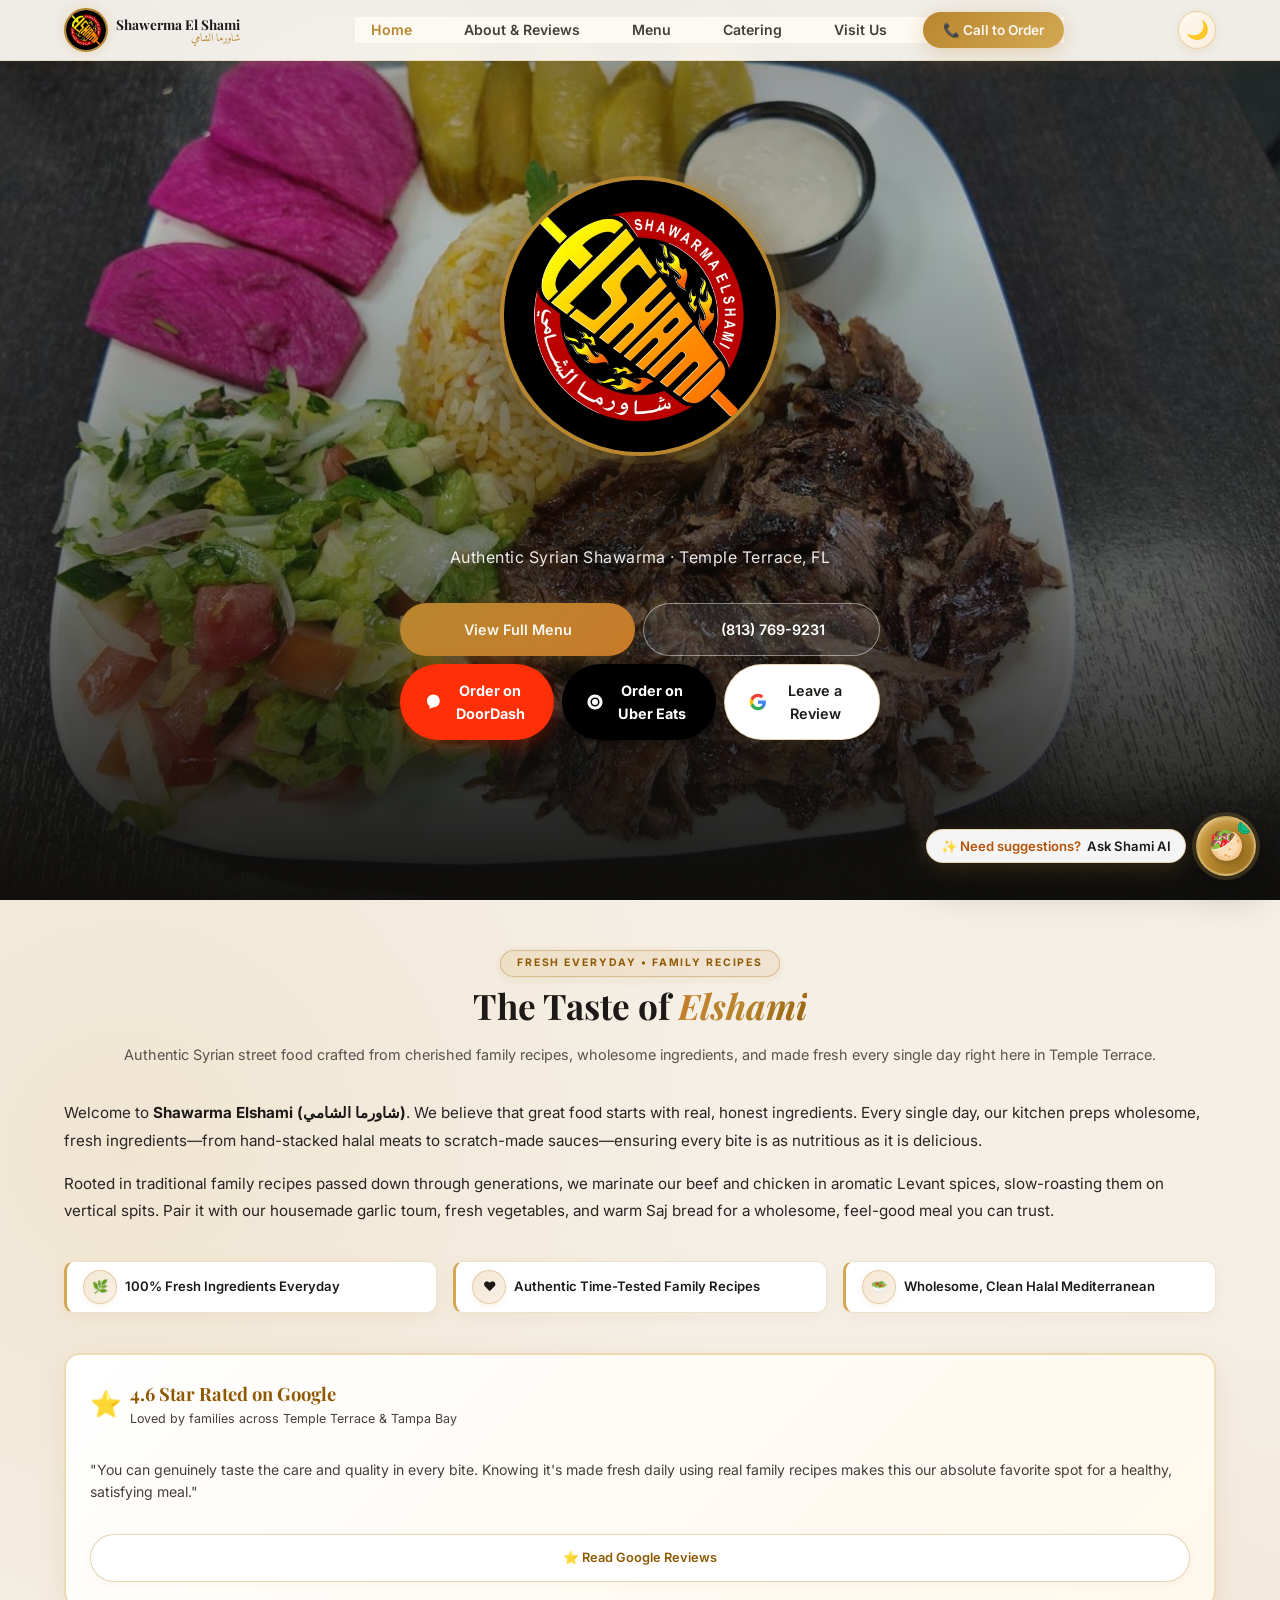
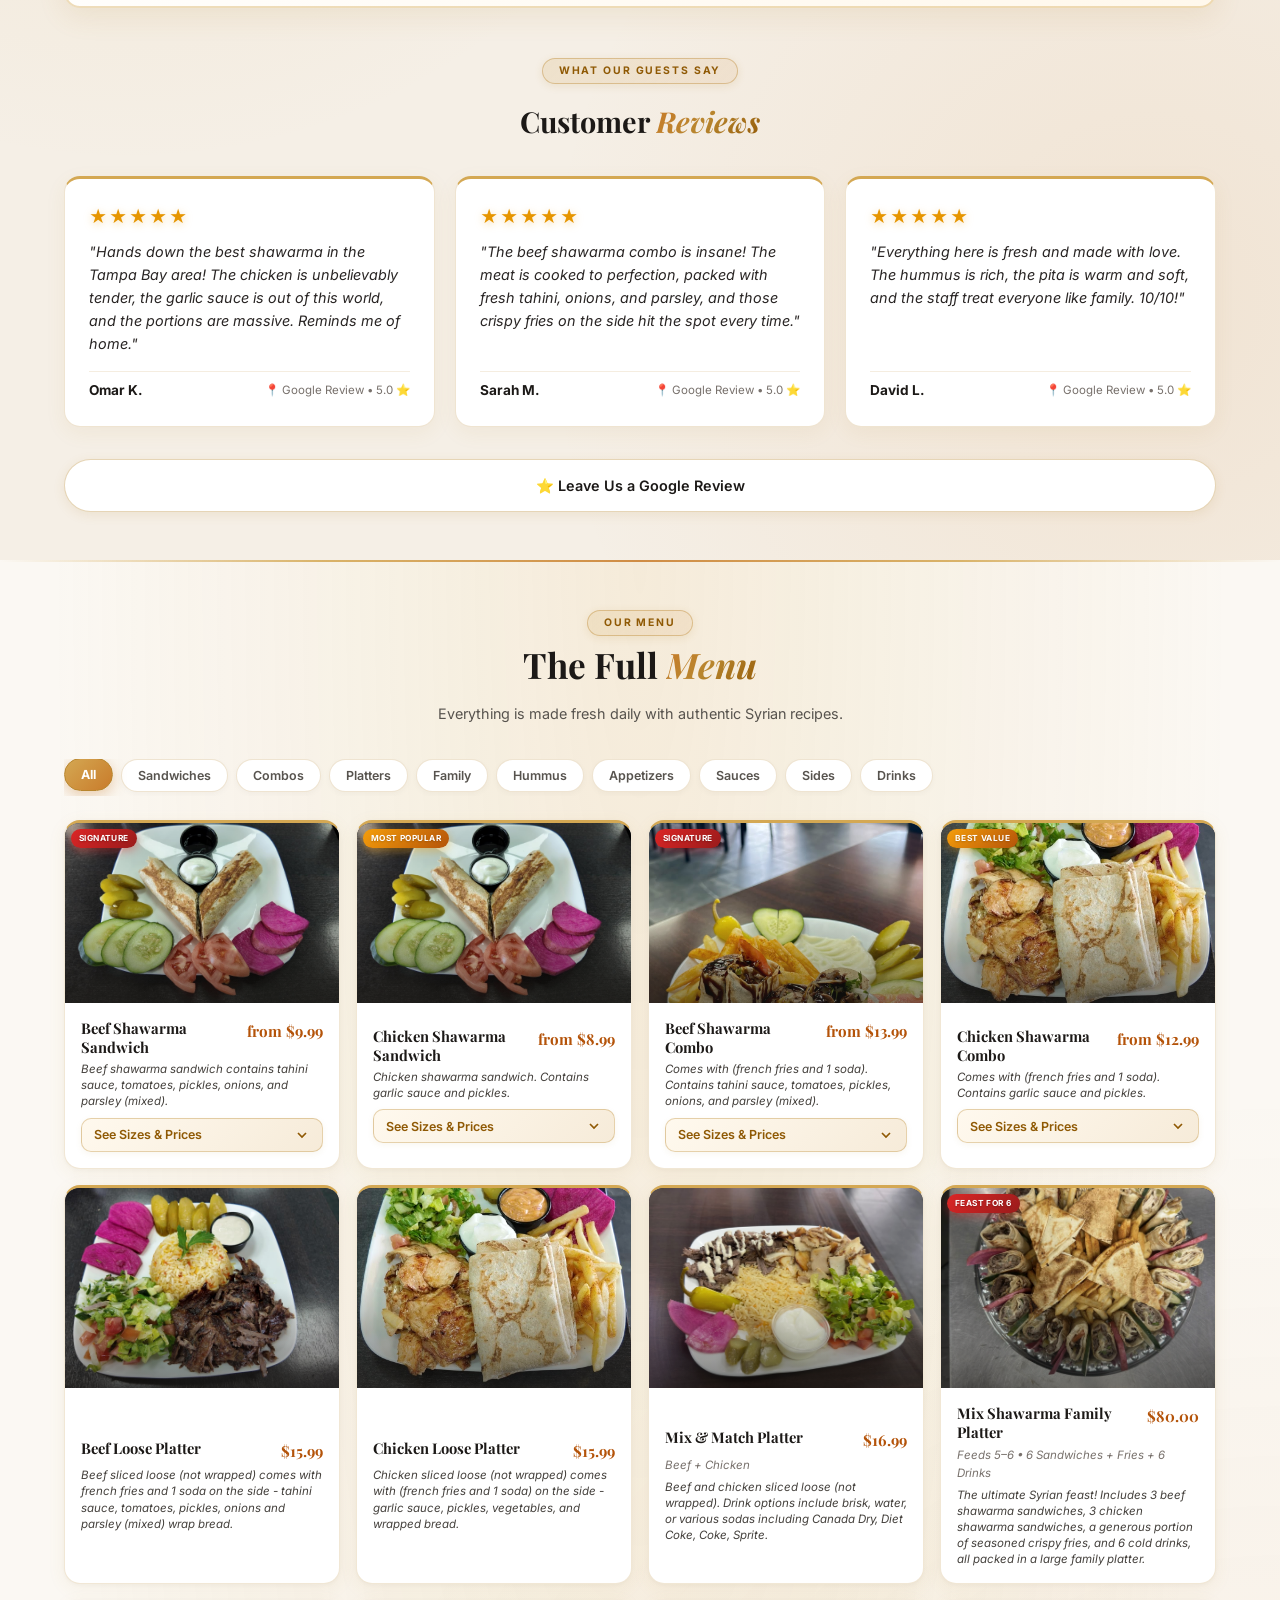
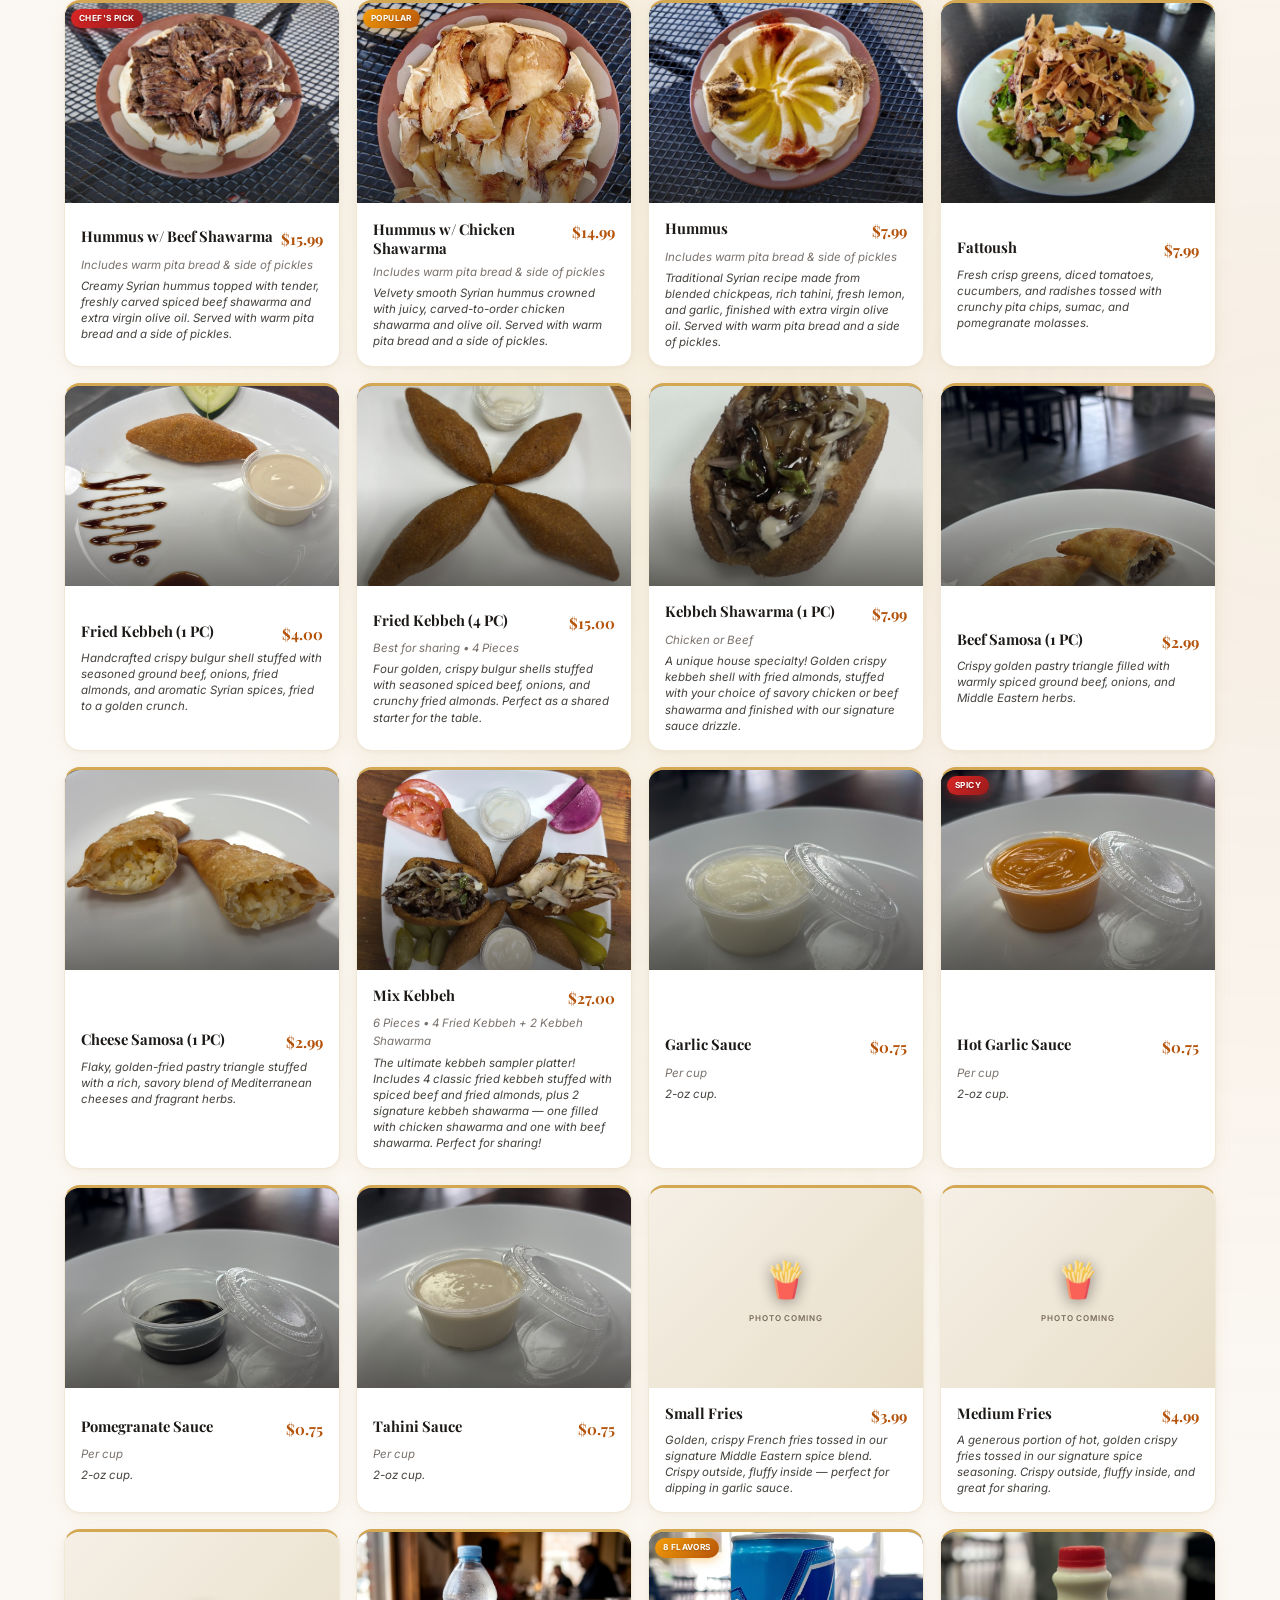
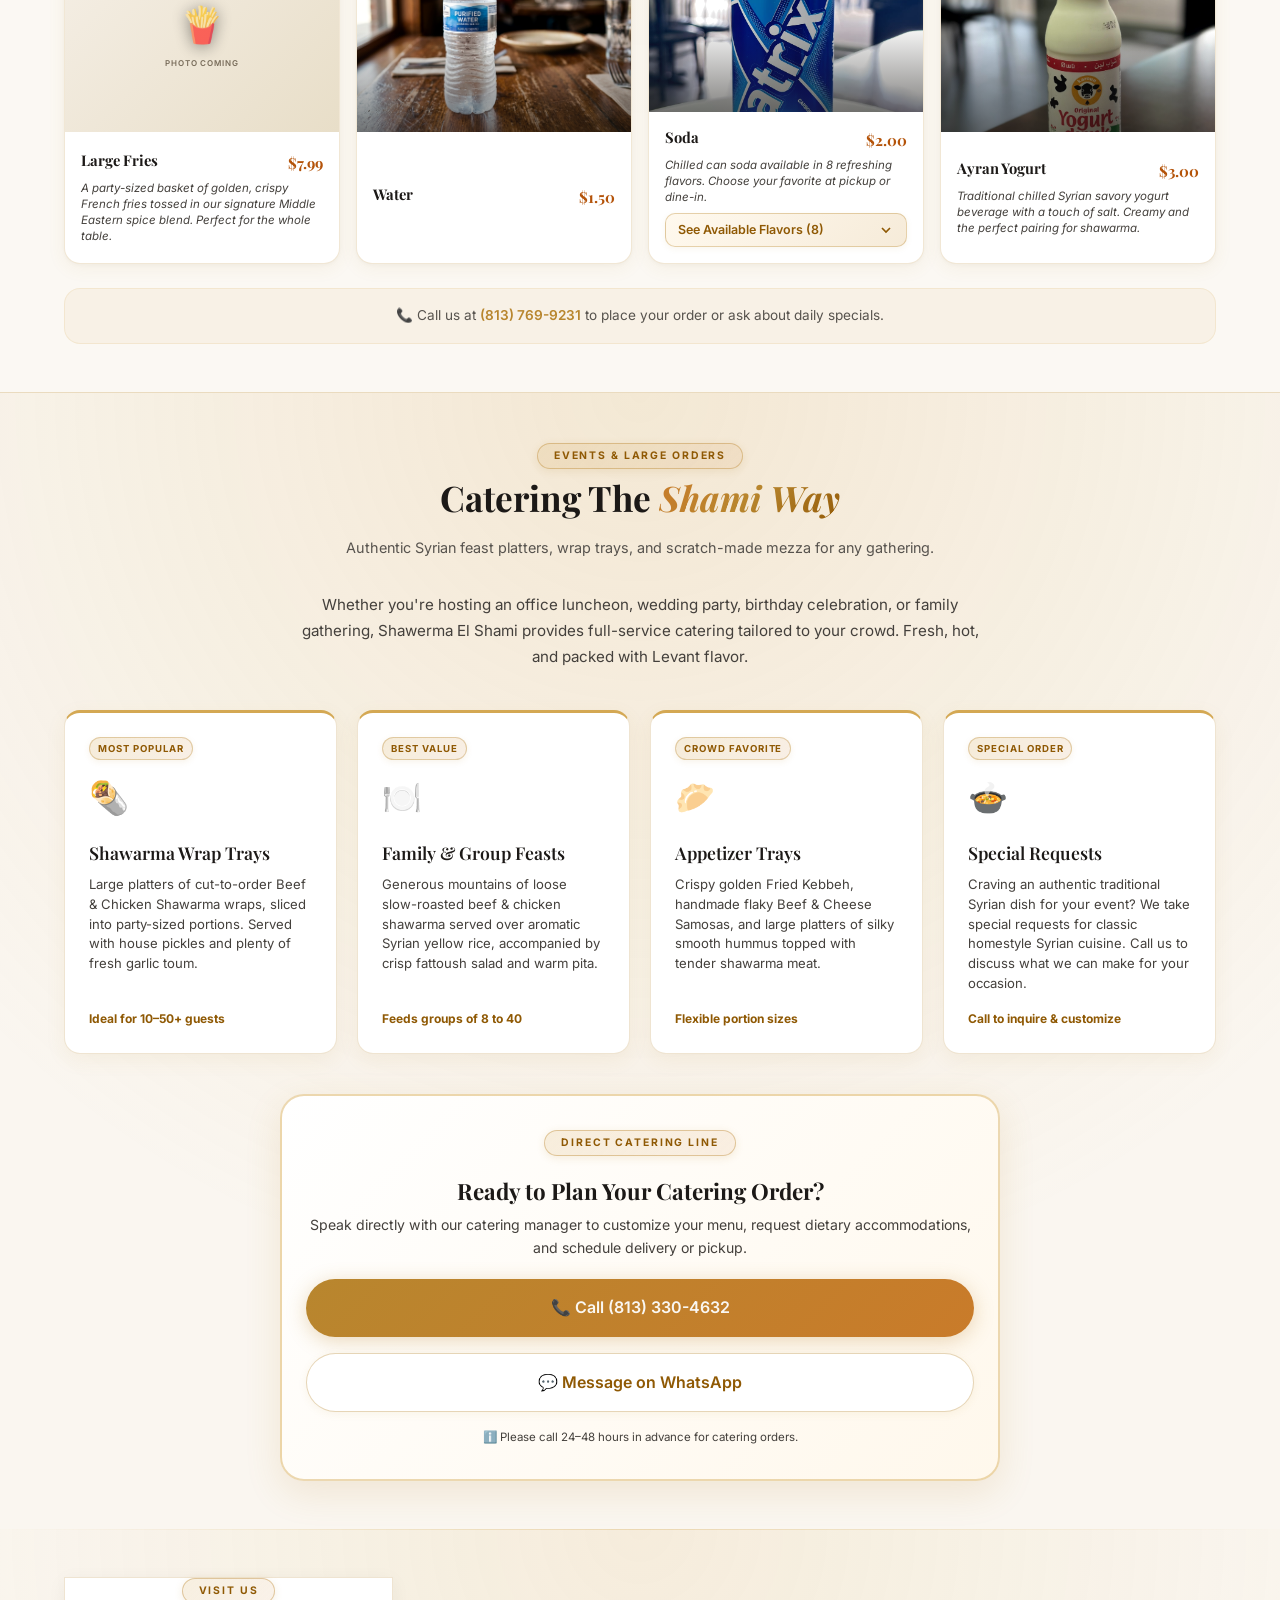
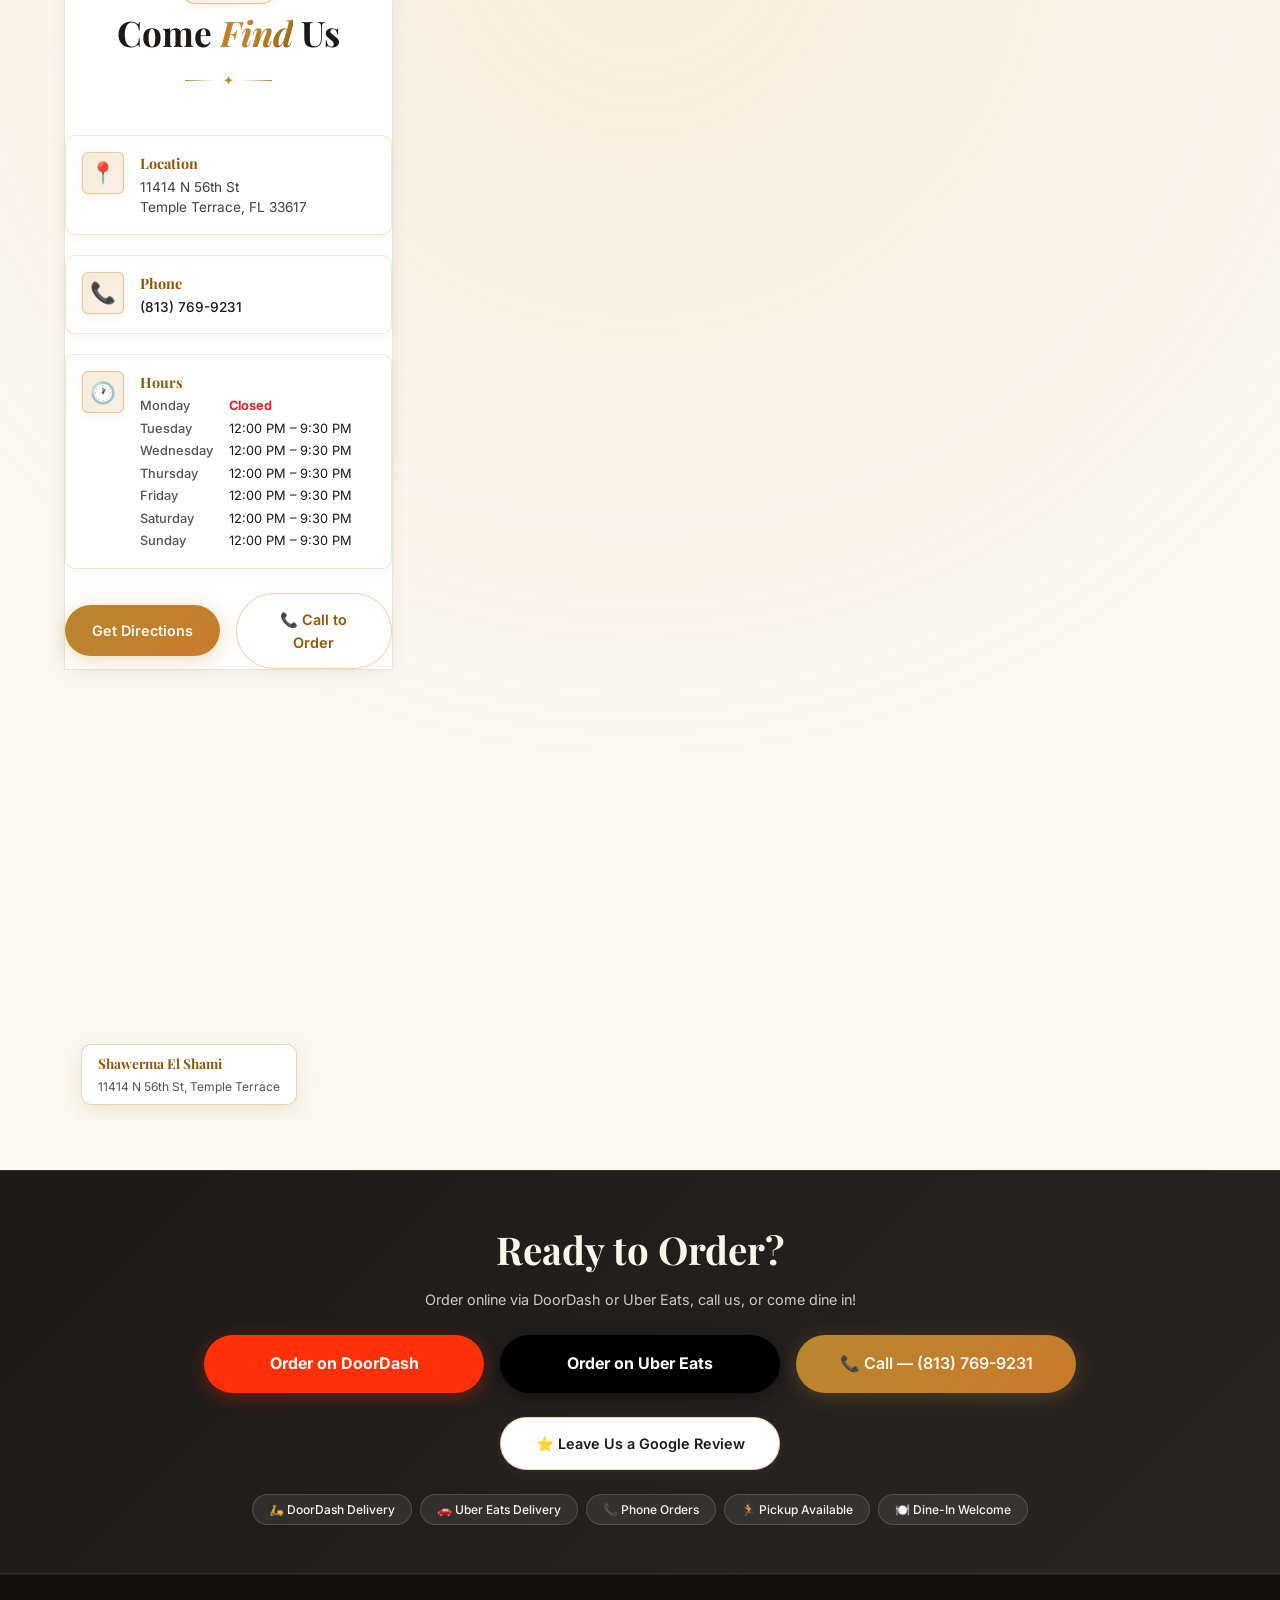
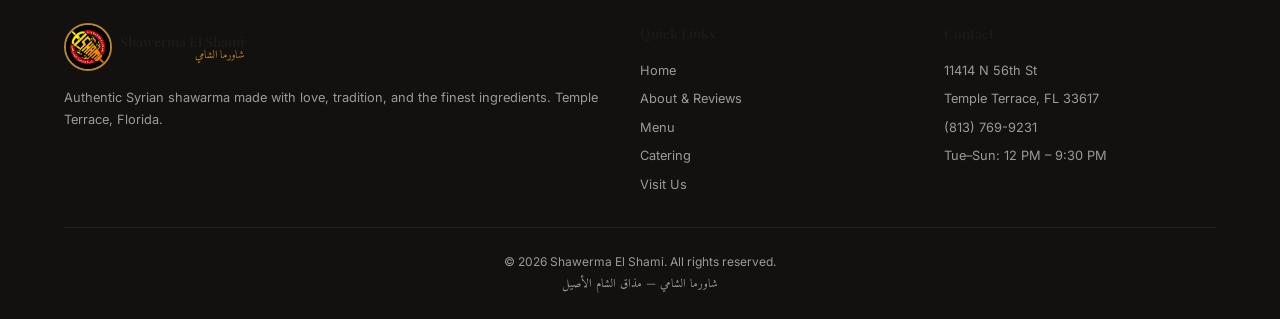
<file: index.html>
<!DOCTYPE html>
<html lang="en" dir="ltr">
<head>
    <meta charset="UTF-8">
    <meta name="viewport" content="width=device-width, initial-scale=1.0, viewport-fit=cover">
    <title>Shawerma El Shami — Authentic Syrian Shawarma in Temple Terrace, FL</title>
    <meta name="description" content="Shawerma El Shami serves the most authentic Syrian shawarma in Temple Terrace, Florida. Enjoy our legendary chicken & beef shawarma, platters, hummus, and more.">
    <meta name="keywords" content="shawarma, shawerma, Syrian food, Middle Eastern restaurant, Temple Terrace, Tampa, halal, hummus">
    <meta name="theme-color" content="#0F0E0C">
    <link rel="preconnect" href="https://fonts.googleapis.com">
    <link rel="preconnect" href="https://fonts.gstatic.com" crossorigin>
    <link href="https://fonts.googleapis.com/css2?family=Playfair+Display:ital,wght@0,400;0,600;0,700;0,800;1,400;1,600&family=Inter:wght@300;400;500;600;700&family=Amiri:wght@400;700&display=swap" rel="stylesheet">
    <link rel="icon" type="image/jpeg" href="images/logo.jpg">
    <link rel="apple-touch-icon" href="images/logo.jpg">
    <link rel="stylesheet" href="styles.css">
    <link rel="stylesheet" href="assistant.css">
    <script>
        (function() {
            try {
                if (localStorage.getItem('shami-theme') === 'light' || 
                   (!localStorage.getItem('shami-theme') && window.matchMedia('(prefers-color-scheme: light)').matches)) {
                    document.documentElement.setAttribute('data-theme', 'light');
                }
            } catch(e) {}
        })();
    </script>
</head>
<body>
    <!-- Preloader -->
    <div id="preloader">
        <div class="preloader-inner">
            <img src="images/logo.jpg" alt="Shawerma El Shami Logo" class="preloader-logo">
            <span class="preloader-text">شاورما الشامي</span>
        </div>
    </div>

    <!-- Navigation -->
    <nav id="navbar" class="navbar">
        <div class="nav-container">
            <a href="#home" class="nav-logo" aria-label="Shawerma El Shami Home">
                <img src="images/logo.jpg" alt="Shawerma El Shami Logo" class="nav-logo-img">
                <div class="logo-text">
                    <span class="logo-en">Shawerma El Shami</span>
                    <span class="logo-ar">شاورما الشامي</span>
                </div>
            </a>
            <ul class="nav-links" id="navLinks">
                <li><a href="#home" class="nav-link active">Home</a></li>
                <li><a href="#about" class="nav-link">About &amp; Reviews</a></li>
                <li><a href="#menu" class="nav-link">Menu</a></li>
                <li><a href="#catering" class="nav-link">Catering</a></li>
                <li><a href="#contact" class="nav-link">Visit Us</a></li>
                <li><a href="tel:8137699231" class="nav-cta">📞 Call to Order</a></li>
            </ul>
            <div class="nav-actions">
                <button class="theme-toggle" id="themeToggle" aria-label="Switch theme" title="Toggle Light/Dark Theme">
                    <span class="theme-icon">☀️</span>
                </button>
                <button class="nav-toggle" id="navToggle" aria-label="Toggle navigation" aria-expanded="false">
                    <span></span>
                    <span></span>
                    <span></span>
                </button>
            </div>
        </div>
    </nav>

    <!-- Hero Section -->
    <section id="home" class="hero">
        <div class="hero-bg">
            <video
                id="heroBgVideo"
                autoplay
                muted
                loop
                playsinline
                preload="auto"
                poster="images/beef-platter.jpeg"
                aria-hidden="true">
                <source src="images/hero.mp4" type="video/mp4">
            </video>
            <div class="hero-overlay"></div>
        </div>
        <div class="hero-content">
            <div class="hero-logo-wrapper">
                <img src="images/logo.jpg" alt="Shawerma El Shami Logo" class="hero-logo-emblem">
            </div>
            <p class="hero-arabic">شاورما الشامي</p>
            <p class="hero-subtitle">Authentic Syrian Shawarma · Temple Terrace, FL</p>
            <div class="hero-actions">
                <a href="#menu" class="btn btn-primary">View Full Menu</a>
                <a href="tel:8137699231" class="btn btn-secondary">📞 (813) 769-9231</a>
            </div>
            <div class="hero-order-links">
                <a href="https://www.doordash.com/store/shawarma-elshami-temple-terrace-25059818/23386373/"
                   target="_blank" rel="noopener"
                   class="btn btn-doordash"
                   id="doordashBtn">
                    <svg class="doordash-icon" viewBox="0 0 24 24" fill="currentColor" aria-hidden="true"><path d="M12.5 2C7.81 2 4 5.81 4 10.5c0 2.9 1.45 5.47 3.66 7.04L7 21l3.75-1.5A8.44 8.44 0 0012.5 19c4.69 0 8.5-3.81 8.5-8.5S17.19 2 12.5 2z"/></svg>
                    Order on DoorDash
                </a>
                <a href="https://www.ubereats.com/store/shawarma-elshami/lVLWtcylQVSMgaZioPZ6SQ"
                   target="_blank" rel="noopener"
                   class="btn btn-ubereats"
                   id="ubereatsBtn">
                    <svg class="ubereats-icon" viewBox="0 0 24 24" fill="currentColor" aria-hidden="true"><path d="M12 2C6.477 2 2 6.477 2 12s4.477 10 10 10 10-4.477 10-10S17.523 2 12 2zm0 4a6 6 0 110 12A6 6 0 0112 6zm0 2a4 4 0 100 8 4 4 0 000-8z"/></svg>
                    Order on Uber Eats
                </a>
                <a href="https://g.page/r/CbhoYvNoSDHFEBM/review"
                   target="_blank" rel="noopener"
                   class="btn btn-google-review"
                   id="googleReviewBtn">
                    <svg class="google-icon" viewBox="0 0 24 24" aria-hidden="true"><path fill="#4285F4" d="M22.56 12.25c0-.78-.07-1.53-.2-2.25H12v4.26h5.92c-.26 1.37-1.04 2.53-2.21 3.31v2.77h3.57c2.08-1.92 3.28-4.74 3.28-8.09z"/><path fill="#34A853" d="M12 23c2.97 0 5.46-.98 7.28-2.66l-3.57-2.77c-.98.66-2.23 1.06-3.71 1.06-2.86 0-5.29-1.93-6.16-4.53H2.18v2.84C3.99 20.53 7.7 23 12 23z"/><path fill="#FBBC05" d="M5.84 14.09c-.22-.66-.35-1.36-.35-2.09s.13-1.43.35-2.09V7.07H2.18C1.43 8.55 1 10.22 1 12s.43 3.45 1.18 4.93l3.66-2.84z"/><path fill="#EA4335" d="M12 5.38c1.62 0 3.06.56 4.21 1.64l3.15-3.15C17.45 2.09 14.97 1 12 1 7.7 1 3.99 3.47 2.18 7.07l3.66 2.84c.87-2.6 3.3-4.53 6.16-4.53z"/></svg>
                    Leave a Review
                </a>
            </div>
        </div>
    </section>

    <!-- About & Reviews Section -->
    <section id="about" class="about">
        <div class="container">
            <div class="section-header">
                <span class="section-tag">FRESH EVERYDAY • FAMILY RECIPES</span>
                <h2 class="section-title">The Taste of <em>Elshami</em></h2>
                <p class="section-desc">Authentic Syrian street food crafted from cherished family recipes, wholesome ingredients, and made fresh every single day right here in Temple Terrace.</p>
            </div>

            <div class="about-grid">
                <div class="about-story">
                    <p>Welcome to <strong>Shawarma Elshami (شاورما الشامي)</strong>. We believe that great food starts with real, honest ingredients. Every single day, our kitchen preps wholesome, fresh ingredients—from hand-stacked halal meats to scratch-made sauces—ensuring every bite is as nutritious as it is delicious.</p>
                    <p>Rooted in traditional family recipes passed down through generations, we marinate our beef and chicken in aromatic Levant spices, slow-roasting them on vertical spits. Pair it with our housemade garlic toum, fresh vegetables, and warm Saj bread for a wholesome, feel-good meal you can trust.</p>
                    
                    <div class="about-features">
                        <div class="about-feature-item">
                            <span class="about-feature-icon">🌿</span>
                            <span>100% Fresh Ingredients Everyday</span>
                        </div>
                        <div class="about-feature-item">
                            <span class="about-feature-icon">❤️</span>
                            <span>Authentic Time-Tested Family Recipes</span>
                        </div>
                        <div class="about-feature-item">
                            <span class="about-feature-icon">🥗</span>
                            <span>Wholesome, Clean Halal Mediterranean</span>
                        </div>
                    </div>
                </div>

                <div class="about-story" style="background: rgba(212, 168, 83, 0.04); border: 1px solid rgba(212, 168, 83, 0.15); border-radius: var(--radius-lg); padding: var(--space-xl);">
                    <div style="display: flex; align-items: center; gap: 8px; margin-bottom: 12px;">
                        <span style="font-size: 1.6rem;">⭐</span>
                        <div>
                            <h3 style="font-family: var(--font-display); font-size: 1.15rem; color: var(--color-gold); margin: 0;">4.6 Star Rated on Google</h3>
                            <p style="font-size: 0.78rem; color: rgba(250, 245, 235, 0.6); margin: 0;">Loved by families across Temple Terrace &amp; Tampa Bay</p>
                        </div>
                    </div>
                    <p style="font-size: 0.88rem; color: rgba(250, 245, 235, 0.8); line-height: 1.6;">"You can genuinely taste the care and quality in every bite. Knowing it's made fresh daily using real family recipes makes this our absolute favorite spot for a healthy, satisfying meal."</p>
                    <div style="margin-top: 14px;">
                        <a href="https://g.page/r/CbhoYvNoSDHFEBM/review" target="_blank" rel="noopener" class="btn btn-secondary" style="font-size: 0.8rem; padding: 8px 16px;">
                            ⭐ Read Google Reviews
                        </a>
                    </div>
                </div>
            </div>

            <!-- Customer Reviews Grid -->
            <div class="reviews-header">
                <span class="section-tag">What Our Guests Say</span>
                <h3 style="font-family: var(--font-display); font-size: 1.8rem; color: var(--color-cream); margin-top: 6px;">Customer <em>Reviews</em></h3>
            </div>

            <div class="reviews-grid">
                <div class="review-card">
                    <div>
                        <div class="review-stars">★★★★★</div>
                        <p class="review-text">"Hands down the best shawarma in the Tampa Bay area! The chicken is unbelievably tender, the garlic sauce is out of this world, and the portions are massive. Reminds me of home."</p>
                    </div>
                    <div class="review-author">
                        <span class="review-name">Omar K.</span>
                        <span class="review-source">📍 Google Review • 5.0 ⭐</span>
                    </div>
                </div>

                <div class="review-card">
                    <div>
                        <div class="review-stars">★★★★★</div>
                        <p class="review-text">"The beef shawarma combo is insane! The meat is cooked to perfection, packed with fresh tahini, onions, and parsley, and those crispy fries on the side hit the spot every time."</p>
                    </div>
                    <div class="review-author">
                        <span class="review-name">Sarah M.</span>
                        <span class="review-source">📍 Google Review • 5.0 ⭐</span>
                    </div>
                </div>

                <div class="review-card">
                    <div>
                        <div class="review-stars">★★★★★</div>
                        <p class="review-text">"Everything here is fresh and made with love. The hummus is rich, the pita is warm and soft, and the staff treat everyone like family. 10/10!"</p>
                    </div>
                    <div class="review-author">
                        <span class="review-name">David L.</span>
                        <span class="review-source">📍 Google Review • 5.0 ⭐</span>
                    </div>
                </div>
            </div>

            <div class="reviews-cta-wrap">
                <a href="https://g.page/r/CbhoYvNoSDHFEBM/review" target="_blank" rel="noopener" class="btn btn-google-review">
                    ⭐ Leave Us a Google Review
                </a>
            </div>
        </div>
    </section>

    <!-- Menu Section -->
    <section id="menu" class="menu">
        <div class="container">
            <div class="section-header">
                <span class="section-tag">Our Menu</span>
                <h2 class="section-title">The Full <em>Menu</em></h2>
                <p class="section-desc">Everything is made fresh daily with authentic Syrian recipes.</p>
            </div>

            <!-- Menu Tabs -->
            <div class="menu-tabs">
                <button class="menu-tab active" data-filter="all">All</button>
                <button class="menu-tab" data-filter="sandwiches">Sandwiches</button>
                <button class="menu-tab" data-filter="combos">Combos</button>
                <button class="menu-tab" data-filter="platters">Platters</button>
                <button class="menu-tab" data-filter="family">Family</button>
                <button class="menu-tab" data-filter="hummus">Hummus</button>
                <button class="menu-tab" data-filter="appetizers">Appetizers</button>
                <button class="menu-tab" data-filter="sauces">Sauces</button>
                <button class="menu-tab" data-filter="sides">Sides</button>
                <button class="menu-tab" data-filter="drinks">Drinks</button>
            </div>

            <div class="menu-grid" id="menuGrid">

                <!-- SANDWICHES — 2 cards with expandable size options -->
                <div class="menu-card menu-card--combo" data-category="sandwiches">
                    <div class="menu-card-img">
                        <img src="images/sand.jpeg" alt="Beef Shawarma Sandwich" loading="lazy">
                        <span class="menu-badge signature">Signature</span>
                    </div>
                    <div class="menu-card-body">
                        <div class="menu-card-header"><h3>Beef Shawarma Sandwich</h3><span class="menu-price">from $9.99</span></div>
                        <p class="menu-item-desc">Beef shawarma sandwich contains tahini sauce, tomatoes, pickles, onions, and parsley (mixed).</p>
                        <button class="combo-toggle" aria-expanded="false" data-target="beef-sand-sizes">
                            <span class="combo-toggle-text">See Sizes &amp; Prices</span>
                            <svg class="combo-chevron" viewBox="0 0 24 24" fill="none" stroke="currentColor" stroke-width="2.5"><polyline points="6 9 12 15 18 9"/></svg>
                        </button>
                        <div class="combo-sizes" id="beef-sand-sizes">
                            <div class="combo-size-row">
                                <div class="combo-size-info"><span class="combo-size-name">Regular</span><span class="combo-size-desc">Classic size sandwich</span></div>
                                <span class="combo-size-price">$9.99</span>
                            </div>
                            <div class="combo-size-row">
                                <div class="combo-size-info"><span class="combo-size-name">Jumbo</span><span class="combo-size-desc">Contains tahini sauce, tomatoes, pickles, onions and parsley (mixed). Jumbo is 8" long and bigger than regular sandwich.</span></div>
                                <span class="combo-size-price">$13.99</span>
                            </div>
                            <div class="combo-size-row">
                                <div class="combo-size-info"><span class="combo-size-name">Extra Jumbo</span><span class="combo-size-desc">Contains tahini sauce, tomatoes, pickles, onions, and parsley (mixed). Jumbo is 8" long and double beef than regular sandwich.</span></div>
                                <span class="combo-size-price">$15.99</span>
                            </div>
                        </div>
                    </div>
                </div>

                <div class="menu-card menu-card--combo" data-category="sandwiches">
                    <div class="menu-card-img">
                        <img src="images/sand.jpeg" alt="Chicken Shawarma Sandwich" loading="lazy">
                        <span class="menu-badge popular">Most Popular</span>
                    </div>
                    <div class="menu-card-body">
                        <div class="menu-card-header"><h3>Chicken Shawarma Sandwich</h3><span class="menu-price">from $8.99</span></div>
                        <p class="menu-item-desc">Chicken shawarma sandwich. Contains garlic sauce and pickles.</p>
                        <button class="combo-toggle" aria-expanded="false" data-target="chicken-sand-sizes">
                            <span class="combo-toggle-text">See Sizes &amp; Prices</span>
                            <svg class="combo-chevron" viewBox="0 0 24 24" fill="none" stroke="currentColor" stroke-width="2.5"><polyline points="6 9 12 15 18 9"/></svg>
                        </button>
                        <div class="combo-sizes" id="chicken-sand-sizes">
                            <div class="combo-size-row">
                                <div class="combo-size-info"><span class="combo-size-name">Regular</span><span class="combo-size-desc">Classic size sandwich</span></div>
                                <span class="combo-size-price">$8.99</span>
                            </div>
                            <div class="combo-size-row">
                                <div class="combo-size-info"><span class="combo-size-name">Jumbo</span><span class="combo-size-desc">Contains garlic sauce and pickles. Jumbo is 8" long and bigger than regular sandwich.</span></div>
                                <span class="combo-size-price">$12.99</span>
                            </div>
                            <div class="combo-size-row">
                                <div class="combo-size-info"><span class="combo-size-name">Extra Jumbo</span><span class="combo-size-desc">Contains garlic sauce and pickles. Extra jumbo is 8" long and double chicken inside.</span></div>
                                <span class="combo-size-price">$14.99</span>
                            </div>
                        </div>
                    </div>
                </div>




                <!-- COMBOS — 2 cards with expandable size options -->
                <div class="menu-card menu-card--combo" data-category="combos">
                    <div class="menu-card-img">
                        <img src="images/beef-combo-new.jpeg" alt="Beef Shawarma Combo" loading="lazy">
                        <span class="menu-badge signature">Signature</span>
                    </div>
                    <div class="menu-card-body">
                        <div class="menu-card-header"><h3>Beef Shawarma Combo</h3><span class="menu-price">from $13.99</span></div>
                        <p class="menu-item-desc">Comes with (french fries and 1 soda). Contains tahini sauce, tomatoes, pickles, onions, and parsley (mixed).</p>
                        <button class="combo-toggle" aria-expanded="false" data-target="beef-combo-sizes">
                            <span class="combo-toggle-text">See Sizes &amp; Prices</span>
                            <svg class="combo-chevron" viewBox="0 0 24 24" fill="none" stroke="currentColor" stroke-width="2.5"><polyline points="6 9 12 15 18 9"/></svg>
                        </button>
                        <div class="combo-sizes" id="beef-combo-sizes">
                            <div class="combo-size-row">
                                <div class="combo-size-info">
                                    <span class="combo-size-name">Regular</span>
                                    <span class="combo-size-desc">Comes with (french fries and 1 soda). Contains tahini sauce, tomatoes, pickles, onions, and parsley (mixed).</span>
                                </div>
                                <span class="combo-size-price">$13.99</span>
                            </div>
                            <div class="combo-size-row">
                                <div class="combo-size-info">
                                    <span class="combo-size-name">Jumbo</span>
                                    <span class="combo-size-desc">Comes with (french fries and 1 soda) inside - tahini sauce, tomatoes, pickles, onions and parsley (mixed). Jumbo is 8" long and bigger than regular sandwich.</span>
                                </div>
                                <span class="combo-size-price">$16.99</span>
                            </div>
                            <div class="combo-size-row">
                                <div class="combo-size-info">
                                    <span class="combo-size-name">Extra Jumbo</span>
                                    <span class="combo-size-desc">Comes with (french fries and 1 soda). Contains tahini sauce, tomatoes, pickles, onions and parsley (mixed). Jumbo is 8" long and double beef than regular sandwich.</span>
                                </div>
                                <span class="combo-size-price">$18.99</span>
                            </div>
                            <div class="combo-size-row">
                                <div class="combo-size-info">
                                    <span class="combo-size-name">Double</span>
                                    <span class="combo-size-desc">Comes with (french fries and 1 soda) 2 sandwiches in the box contains tahini sauce, tomatoes, pickles, onions, and parsley (mixed).</span>
                                </div>
                                <span class="combo-size-price">$23.99</span>
                            </div>
                        </div>
                    </div>
                </div>

                <div class="menu-card menu-card--combo" data-category="combos">
                    <div class="menu-card-img">
                        <img src="images/chicken-shaw-platter.jpeg" alt="Chicken Shawarma Combo" loading="lazy">
                        <span class="menu-badge popular">Best Value</span>
                    </div>
                    <div class="menu-card-body">
                        <div class="menu-card-header"><h3>Chicken Shawarma Combo</h3><span class="menu-price">from $12.99</span></div>
                        <p class="menu-item-desc">Comes with (french fries and 1 soda). Contains garlic sauce and pickles.</p>
                        <button class="combo-toggle" aria-expanded="false" data-target="chicken-combo-sizes">
                            <span class="combo-toggle-text">See Sizes &amp; Prices</span>
                            <svg class="combo-chevron" viewBox="0 0 24 24" fill="none" stroke="currentColor" stroke-width="2.5"><polyline points="6 9 12 15 18 9"/></svg>
                        </button>
                        <div class="combo-sizes" id="chicken-combo-sizes">
                            <div class="combo-size-row">
                                <div class="combo-size-info">
                                    <span class="combo-size-name">Regular</span>
                                    <span class="combo-size-desc">Comes with (french fries and 1 soda). Contains garlic sauce and pickles.</span>
                                </div>
                                <span class="combo-size-price">$12.99</span>
                            </div>
                            <div class="combo-size-row">
                                <div class="combo-size-info">
                                    <span class="combo-size-name">Jumbo</span>
                                    <span class="combo-size-desc">Comes with (french fries and 1 soda). Contains garlic sauce pickles. Jumbo is 8" long and bigger than regular sandwich.</span>
                                </div>
                                <span class="combo-size-price">$15.99</span>
                            </div>
                            <div class="combo-size-row">
                                <div class="combo-size-info">
                                    <span class="combo-size-name">Extra Jumbo</span>
                                    <span class="combo-size-desc">Comes with (french fries and 1 soda). Contains garlic sauce pickles. Extra jumbo 8" long and double chicken inside.</span>
                                </div>
                                <span class="combo-size-price">$17.99</span>
                            </div>
                            <div class="combo-size-row">
                                <div class="combo-size-info">
                                    <span class="combo-size-name">Double</span>
                                    <span class="combo-size-desc">Comes with (french fries and 1 soda) 2 sandwiches in the box. Contains garlic sauce and pickles.</span>
                                </div>
                                <span class="combo-size-price">$22.99</span>
                            </div>
                        </div>
                    </div>
                </div>



                <!-- PLATTERS -->
                <div class="menu-card" data-category="platters">
                    <div class="menu-card-img">
                        <img src="images/beef-shaw-platter.jpeg" alt="Beef Loose Platter" loading="lazy">
                    </div>
                    <div class="menu-card-body">
                        <div class="menu-card-header"><h3>Beef Loose Platter</h3><span class="menu-price">$15.99</span></div>
                        <p class="menu-item-desc">Beef sliced loose (not wrapped) comes with french fries and 1 soda on the side - tahini sauce, tomatoes, pickles, onions and parsley (mixed) wrap bread.</p>
                    </div>
                </div>

                <div class="menu-card" data-category="platters">
                    <div class="menu-card-img">
                        <img src="images/chicken-shaw-platter.jpeg" alt="Chicken Loose Platter" loading="lazy">
                    </div>
                    <div class="menu-card-body">
                        <div class="menu-card-header"><h3>Chicken Loose Platter</h3><span class="menu-price">$15.99</span></div>
                        <p class="menu-item-desc">Chicken sliced loose (not wrapped) comes with (french fries and 1 soda) on the side - garlic sauce, pickles, vegetables, and wrapped bread.</p>
                    </div>
                </div>

                <div class="menu-card" data-category="platters">
                    <div class="menu-card-img">
                        <img src="images/mix-match-platter.jpeg" alt="Mix &amp; Match Platter" loading="lazy">
                    </div>
                    <div class="menu-card-body">
                        <div class="menu-card-header"><h3>Mix &amp; Match Platter</h3><span class="menu-price">$16.99</span></div>
                        <p class="menu-item-note">Beef + Chicken</p>
                        <p class="menu-item-desc">Beef and chicken sliced loose (not wrapped). Drink options include brisk, water, or various sodas including Canada Dry, Diet Coke, Coke, Sprite.</p>
                    </div>
                </div>

                <!-- FAMILY -->
                <div class="menu-card" data-category="family">
                    <div class="menu-card-img">
                        <img src="images/family-platter.jpeg" alt="Mix Shawarma Family Platter" loading="lazy">
                        <span class="menu-badge signature">Feast for 6</span>
                    </div>
                    <div class="menu-card-body">
                        <div class="menu-card-header"><h3>Mix Shawarma Family Platter</h3><span class="menu-price">$80.00</span></div>
                        <p class="menu-item-note">Feeds 5–6 • 6 Sandwiches + Fries + 6 Drinks</p>
                        <p class="menu-item-desc">The ultimate Syrian feast! Includes 3 beef shawarma sandwiches, 3 chicken shawarma sandwiches, a generous portion of seasoned crispy fries, and 6 cold drinks, all packed in a large family platter.</p>
                    </div>
                </div>

                <!-- HUMMUS SPECIALTIES -->
                <div class="menu-card" data-category="hummus">
                    <div class="menu-card-img">
                        <img src="images/hum-beef-new.jpeg" alt="Hummus with Beef Shawarma" loading="lazy">
                        <span class="menu-badge signature">Chef's Pick</span>
                    </div>
                    <div class="menu-card-body">
                        <div class="menu-card-header"><h3>Hummus w/ Beef Shawarma</h3><span class="menu-price">$15.99</span></div>
                        <p class="menu-item-note">Includes warm pita bread &amp; side of pickles</p>
                        <p class="menu-item-desc">Creamy Syrian hummus topped with tender, freshly carved spiced beef shawarma and extra virgin olive oil. Served with warm pita bread and a side of pickles.</p>
                    </div>
                </div>

                <div class="menu-card" data-category="hummus">
                    <div class="menu-card-img">
                        <img src="images/hum-chicken-new.jpeg" alt="Hummus with Chicken Shawarma" loading="lazy">
                        <span class="menu-badge popular">Popular</span>
                    </div>
                    <div class="menu-card-body">
                        <div class="menu-card-header"><h3>Hummus w/ Chicken Shawarma</h3><span class="menu-price">$14.99</span></div>
                        <p class="menu-item-note">Includes warm pita bread &amp; side of pickles</p>
                        <p class="menu-item-desc">Velvety smooth Syrian hummus crowned with juicy, carved-to-order chicken shawarma and olive oil. Served with warm pita bread and a side of pickles.</p>
                    </div>
                </div>

                <div class="menu-card" data-category="hummus">
                    <div class="menu-card-img">
                        <img src="images/hummus.jpeg" alt="Hummus" loading="lazy">
                    </div>
                    <div class="menu-card-body">
                        <div class="menu-card-header"><h3>Hummus</h3><span class="menu-price">$7.99</span></div>
                        <p class="menu-item-note">Includes warm pita bread &amp; side of pickles</p>
                        <p class="menu-item-desc">Traditional Syrian recipe made from blended chickpeas, rich tahini, fresh lemon, and garlic, finished with extra virgin olive oil. Served with warm pita bread and a side of pickles.</p>
                    </div>
                </div>

                <!-- APPETIZERS -->
                <div class="menu-card" data-category="appetizers">
                    <div class="menu-card-img">
                        <img src="images/fattoush-new.jpeg" alt="Fattoush Salad" loading="lazy">
                    </div>
                    <div class="menu-card-body">
                        <div class="menu-card-header"><h3>Fattoush</h3><span class="menu-price">$7.99</span></div>
                        <p class="menu-item-desc">Fresh crisp greens, diced tomatoes, cucumbers, and radishes tossed with crunchy pita chips, sumac, and pomegranate molasses.</p>
                    </div>
                </div>

                <div class="menu-card" data-category="appetizers">
                    <div class="menu-card-img">
                        <img src="images/kebbeh-1pc.jpeg" alt="Fried Kebbeh 1 PC" loading="lazy">
                    </div>
                    <div class="menu-card-body">
                        <div class="menu-card-header"><h3>Fried Kebbeh (1 PC)</h3><span class="menu-price">$4.00</span></div>
                        <p class="menu-item-desc">Handcrafted crispy bulgur shell stuffed with seasoned ground beef, onions, fried almonds, and aromatic Syrian spices, fried to a golden crunch.</p>
                    </div>
                </div>

                <div class="menu-card" data-category="appetizers">
                    <div class="menu-card-img">
                        <img src="images/kebbeh-4pc.jpeg" alt="Fried Kebbeh 4 PC" loading="lazy">
                    </div>
                    <div class="menu-card-body">
                        <div class="menu-card-header"><h3>Fried Kebbeh (4 PC)</h3><span class="menu-price">$15.00</span></div>
                        <p class="menu-item-note">Best for sharing • 4 Pieces</p>
                        <p class="menu-item-desc">Four golden, crispy bulgur shells stuffed with seasoned spiced beef, onions, and crunchy fried almonds. Perfect as a shared starter for the table.</p>
                    </div>
                </div>

                <div class="menu-card" data-category="appetizers">
                    <div class="menu-card-img">
                        <img src="images/kebbeh-beef-shawarma.jpeg" alt="Kebbeh Shawarma" loading="lazy">
                    </div>
                    <div class="menu-card-body">
                        <div class="menu-card-header"><h3>Kebbeh Shawarma (1 PC)</h3><span class="menu-price">$7.99</span></div>
                        <p class="menu-item-note">Chicken or Beef</p>
                        <p class="menu-item-desc">A unique house specialty! Golden crispy kebbeh shell with fried almonds, stuffed with your choice of savory chicken or beef shawarma and finished with our signature sauce drizzle.</p>
                    </div>
                </div>

                <div class="menu-card" data-category="appetizers">
                    <div class="menu-card-img">
                        <img src="images/beef-samosa-new.jpeg" alt="Beef Samosa" loading="lazy">
                    </div>
                    <div class="menu-card-body">
                        <div class="menu-card-header"><h3>Beef Samosa (1 PC)</h3><span class="menu-price">$2.99</span></div>
                        <p class="menu-item-desc">Crispy golden pastry triangle filled with warmly spiced ground beef, onions, and Middle Eastern herbs.</p>
                    </div>
                </div>

                <div class="menu-card" data-category="appetizers">
                    <div class="menu-card-img">
                        <img src="images/cheese-samosa-new.jpeg" alt="Cheese Samosa" loading="lazy">
                    </div>
                    <div class="menu-card-body">
                        <div class="menu-card-header"><h3>Cheese Samosa (1 PC)</h3><span class="menu-price">$2.99</span></div>
                        <p class="menu-item-desc">Flaky, golden-fried pastry triangle stuffed with a rich, savory blend of Mediterranean cheeses and fragrant herbs.</p>
                    </div>
                </div>

                <div class="menu-card" data-category="appetizers">
                    <div class="menu-card-img">
                        <img src="images/mix-kebbeh.jpeg" alt="Mix Kebbeh Platter" loading="lazy">
                    </div>
                    <div class="menu-card-body">
                        <div class="menu-card-header"><h3>Mix Kebbeh</h3><span class="menu-price">$27.00</span></div>
                        <p class="menu-item-note">6 Pieces • 4 Fried Kebbeh + 2 Kebbeh Shawarma</p>
                        <p class="menu-item-desc">The ultimate kebbeh sampler platter! Includes 4 classic fried kebbeh stuffed with spiced beef and fried almonds, plus 2 signature kebbeh shawarma — one filled with chicken shawarma and one with beef shawarma. Perfect for sharing!</p>
                    </div>
                </div>

                <!-- SAUCES -->
                <div class="menu-card" data-category="sauces">
                    <div class="menu-card-img">
                        <img src="images/garlic-new.jpeg" alt="Garlic Sauce" loading="lazy">
                    </div>
                    <div class="menu-card-body">
                        <div class="menu-card-header"><h3>Garlic Sauce</h3><span class="menu-price">$0.75</span></div>
                        <p class="menu-item-note">Per cup</p>
                        <p class="menu-item-desc">2-oz cup.</p>
                    </div>
                </div>

                <div class="menu-card" data-category="sauces">
                    <div class="menu-card-img">
                        <img src="images/hot-garlic-new.jpeg" alt="Hot Garlic Sauce" loading="lazy">
                        <span class="menu-badge signature">Spicy</span>
                    </div>
                    <div class="menu-card-body">
                        <div class="menu-card-header"><h3>Hot Garlic Sauce</h3><span class="menu-price">$0.75</span></div>
                        <p class="menu-item-note">Per cup</p>
                        <p class="menu-item-desc">2-oz cup.</p>
                    </div>
                </div>

                <div class="menu-card" data-category="sauces">
                    <div class="menu-card-img">
                        <img src="images/pomo-new.jpeg" alt="Pomegranate Sauce" loading="lazy">
                    </div>
                    <div class="menu-card-body">
                        <div class="menu-card-header"><h3>Pomegranate Sauce</h3><span class="menu-price">$0.75</span></div>
                        <p class="menu-item-note">Per cup</p>
                        <p class="menu-item-desc">2-oz cup.</p>
                    </div>
                </div>

                <div class="menu-card" data-category="sauces">
                    <div class="menu-card-img">
                        <img src="images/tahini-new.jpeg" alt="Tahini Sauce" loading="lazy">
                    </div>
                    <div class="menu-card-body">
                        <div class="menu-card-header"><h3>Tahini Sauce</h3><span class="menu-price">$0.75</span></div>
                        <p class="menu-item-note">Per cup</p>
                        <p class="menu-item-desc">2-oz cup.</p>
                    </div>
                </div>

                <!-- SIDES -->
                <div class="menu-card" data-category="sides">
                    <div class="menu-card-img no-photo">
                        <div class="emoji-placeholder">🍟</div>
                        <span class="placeholder-label">Photo Coming</span>
                    </div>
                    <div class="menu-card-body">
                        <div class="menu-card-header"><h3>Small Fries</h3><span class="menu-price">$3.99</span></div>
                        <p class="menu-item-desc">Golden, crispy French fries tossed in our signature Middle Eastern spice blend. Crispy outside, fluffy inside — perfect for dipping in garlic sauce.</p>
                    </div>
                </div>

                <div class="menu-card" data-category="sides">
                    <div class="menu-card-img no-photo">
                        <div class="emoji-placeholder">🍟</div>
                        <span class="placeholder-label">Photo Coming</span>
                    </div>
                    <div class="menu-card-body">
                        <div class="menu-card-header"><h3>Medium Fries</h3><span class="menu-price">$4.99</span></div>
                        <p class="menu-item-desc">A generous portion of hot, golden crispy fries tossed in our signature spice seasoning. Crispy outside, fluffy inside, and great for sharing.</p>
                    </div>
                </div>

                <div class="menu-card" data-category="sides">
                    <div class="menu-card-img no-photo">
                        <div class="emoji-placeholder">🍟</div>
                        <span class="placeholder-label">Photo Coming</span>
                    </div>
                    <div class="menu-card-body">
                        <div class="menu-card-header"><h3>Large Fries</h3><span class="menu-price">$7.99</span></div>
                        <p class="menu-item-desc">A party-sized basket of golden, crispy French fries tossed in our signature Middle Eastern spice blend. Perfect for the whole table.</p>
                    </div>
                </div>

                <!-- DRINKS -->
                <div class="menu-card" data-category="drinks">
                    <div class="menu-card-img">
                        <img src="images/water.jpg" alt="Bottled Water" loading="lazy">
                    </div>
                    <div class="menu-card-body">
                        <div class="menu-card-header"><h3>Water</h3><span class="menu-price">$1.50</span></div>
                    </div>
                </div>

                <div class="menu-card menu-card--combo" data-category="drinks">
                    <div class="menu-card-img">
                        <img src="images/soda.jpeg" alt="Soda" loading="lazy">
                        <span class="menu-badge popular">8 Flavors</span>
                    </div>
                    <div class="menu-card-body">
                        <div class="menu-card-header"><h3>Soda</h3><span class="menu-price">$2.00</span></div>
                        <p class="menu-item-desc">Chilled can soda available in 8 refreshing flavors. Choose your favorite at pickup or dine-in.</p>
                        <button class="combo-toggle" aria-expanded="false" data-target="soda-flavors">
                            <span class="combo-toggle-text">See Available Flavors (8)</span>
                            <svg class="combo-chevron" viewBox="0 0 24 24" fill="none" stroke="currentColor" stroke-width="2.5"><polyline points="6 9 12 15 18 9"/></svg>
                        </button>
                        <div class="combo-sizes" id="soda-flavors">
                            <div class="combo-size-row">
                                <div class="combo-size-info"><span class="combo-size-name">Cola</span><span class="combo-size-desc">Classic crisp cola</span></div>
                                <span class="combo-size-price">🥤</span>
                            </div>
                            <div class="combo-size-row">
                                <div class="combo-size-info"><span class="combo-size-name">Cola Zero</span><span class="combo-size-desc">Zero sugar, full flavor</span></div>
                                <span class="combo-size-price">🥤</span>
                            </div>
                            <div class="combo-size-row">
                                <div class="combo-size-info"><span class="combo-size-name">Lemon-Lime</span><span class="combo-size-desc">Zesty citrus sparkle</span></div>
                                <span class="combo-size-price">🍋</span>
                            </div>
                            <div class="combo-size-row">
                                <div class="combo-size-info"><span class="combo-size-name">Lemon-Lime Zero</span><span class="combo-size-desc">Zero sugar citrus sparkle</span></div>
                                <span class="combo-size-price">🍋</span>
                            </div>
                            <div class="combo-size-row">
                                <div class="combo-size-info"><span class="combo-size-name">Orange</span><span class="combo-size-desc">Sweet and fizzy orange soda</span></div>
                                <span class="combo-size-price">🍊</span>
                            </div>
                            <div class="combo-size-row">
                                <div class="combo-size-info"><span class="combo-size-name">Apple</span><span class="combo-size-desc">Crisp sparkling apple soda</span></div>
                                <span class="combo-size-price">🍏</span>
                            </div>
                            <div class="combo-size-row">
                                <div class="combo-size-info"><span class="combo-size-name">Lime</span><span class="combo-size-desc">Tangy fresh lime sparkle</span></div>
                                <span class="combo-size-price">🍈</span>
                            </div>
                            <div class="combo-size-row">
                                <div class="combo-size-info"><span class="combo-size-name">Berries</span><span class="combo-size-desc">Sweet mixed wild berry soda</span></div>
                                <span class="combo-size-price">🫐</span>
                            </div>
                        </div>
                    </div>
                </div>

                <div class="menu-card" data-category="drinks">
                    <div class="menu-card-img">
                        <img src="images/ayran-yogurt.jpeg" alt="Ayran Yogurt Drink" loading="lazy">
                    </div>
                    <div class="menu-card-body">
                        <div class="menu-card-header"><h3>Ayran Yogurt</h3><span class="menu-price">$3.00</span></div>
                        <p class="menu-item-desc">Traditional chilled Syrian savory yogurt beverage with a touch of salt. Creamy and the perfect pairing for shawarma.</p>
                    </div>
                </div>

            </div><!-- /menu-grid -->

            <div class="menu-note">
                <p>📞 Call us at <a href="tel:8137699231">(813) 769-9231</a> to place your order or ask about daily specials.</p>
            </div>
        </div>
    </section>

    <!-- Catering Section -->
    <section id="catering" class="catering">
        <div class="container">
            <div class="section-header">
                <span class="section-tag">Events &amp; Large Orders</span>
                <h2 class="section-title">Catering The <em>Shami Way</em></h2>
                <p class="section-desc">Authentic Syrian feast platters, wrap trays, and scratch-made mezza for any gathering.</p>
            </div>

            <p class="catering-lead">
                Whether you're hosting an office luncheon, wedding party, birthday celebration, or family gathering, Shawerma El Shami provides full-service catering tailored to your crowd. Fresh, hot, and packed with Levant flavor.
            </p>

            <div class="catering-grid">
                <div class="catering-card">
                    <span class="catering-card-badge">Most Popular</span>
                    <div style="font-size: 2rem; margin: 4px 0;">🌯</div>
                    <h3>Shawarma Wrap Trays</h3>
                    <p>Large platters of cut-to-order Beef &amp; Chicken Shawarma wraps, sliced into party-sized portions. Served with house pickles and plenty of fresh garlic toum.</p>
                    <span class="catering-card-servings">Ideal for 10–50+ guests</span>
                </div>

                <div class="catering-card">
                    <span class="catering-card-badge">Best Value</span>
                    <div style="font-size: 2rem; margin: 4px 0;">🍽️</div>
                    <h3>Family &amp; Group Feasts</h3>
                    <p>Generous mountains of loose slow-roasted beef &amp; chicken shawarma served over aromatic Syrian yellow rice, accompanied by crisp fattoush salad and warm pita.</p>
                    <span class="catering-card-servings">Feeds groups of 8 to 40</span>
                </div>

                <div class="catering-card">
                    <span class="catering-card-badge">Crowd Favorite</span>
                    <div style="font-size: 2rem; margin: 4px 0;">🥟</div>
                    <h3>Appetizer Trays</h3>
                    <p>Crispy golden Fried Kebbeh, handmade flaky Beef &amp; Cheese Samosas, and large platters of silky smooth hummus topped with tender shawarma meat.</p>
                    <span class="catering-card-servings">Flexible portion sizes</span>
                </div>

                <div class="catering-card">
                    <span class="catering-card-badge">Special Order</span>
                    <div style="font-size: 2rem; margin: 4px 0;">🍲</div>
                    <h3>Special Requests</h3>
                    <p>Craving an authentic traditional Syrian dish for your event? We take special requests for classic homestyle Syrian cuisine. Call us to discuss what we can make for your occasion.</p>
                    <span class="catering-card-servings">Call to inquire &amp; customize</span>
                </div>
            </div>

            <!-- Dedicated Catering Contact Card -->
            <div class="catering-contact-box">
                <span class="section-tag" style="background: rgba(212,168,83,0.15); color: var(--color-gold);">Direct Catering Line</span>
                <h3 style="margin-top: 10px;">Ready to Plan Your Catering Order?</h3>
                <p>Speak directly with our catering manager to customize your menu, request dietary accommodations, and schedule delivery or pickup.</p>

                <div class="catering-actions">
                    <a href="tel:+18133304632" class="btn btn-primary btn-lg">
                        📞 Call (813) 330-4632
                    </a>
                    <a href="https://wa.me/18133304632?text=Hello%2C%20I%20am%20interested%20in%20catering%20orders%20from%20Shawerma%20El%20Shami" target="_blank" rel="noopener" class="btn btn-secondary btn-lg">
                        💬 Message on WhatsApp
                    </a>
                </div>

                <p class="catering-note">
                    ℹ️ Please call 24–48 hours in advance for catering orders.
                </p>
            </div>
        </div>
    </section>

    <!-- Contact Section -->
    <section id="contact" class="contact">
        <div class="container">
            <div class="contact-grid">
                <div class="contact-info">
                    <span class="section-tag">Visit Us</span>
                    <h2 class="section-title">Come <em>Find</em> Us</h2>
                    <div class="about-divider"><span>&#x2726;</span></div>
                    <div class="contact-details">
                        <div class="contact-item">
                            <div class="contact-icon">📍</div>
                            <div><h3>Location</h3><p>11414 N 56th St<br>Temple Terrace, FL 33617</p></div>
                        </div>
                        <div class="contact-item">
                            <div class="contact-icon">📞</div>
                            <div><h3>Phone</h3><p><a href="tel:8137699231">(813) 769-9231</a></p></div>
                        </div>
                        <div class="contact-item">
                            <div class="contact-icon">🕐</div>
                            <div>
                                <h3>Hours</h3>
                                <div class="hours-grid">
                                    <span class="day">Monday</span><span class="time closed">Closed</span>
                                    <span class="day">Tuesday</span><span class="time">12:00 PM – 9:30 PM</span>
                                    <span class="day">Wednesday</span><span class="time">12:00 PM – 9:30 PM</span>
                                    <span class="day">Thursday</span><span class="time">12:00 PM – 9:30 PM</span>
                                    <span class="day">Friday</span><span class="time">12:00 PM – 9:30 PM</span>
                                    <span class="day">Saturday</span><span class="time">12:00 PM – 9:30 PM</span>
                                    <span class="day">Sunday</span><span class="time">12:00 PM – 9:30 PM</span>
                                </div>
                            </div>
                        </div>
                    </div>
                    <div class="contact-actions">
                        <a href="https://www.google.com/maps/dir/?api=1&destination=11414+N+56th+St+Temple+Terrace+FL+33617" target="_blank" rel="noopener" class="btn btn-primary">Get Directions</a>
                        <a href="tel:8137699231" class="btn btn-secondary">📞 Call to Order</a>
                    </div>
                </div>
                <div class="contact-map">
                    <iframe src="https://www.google.com/maps/embed?pb=!1m18!1m12!1m3!1d3523.5!2d-82.3955!3d28.0631!2m3!1f0!2f0!3f0!3m2!1i1024!2i768!4f13.1!3m3!1m2!1s0x0%3A0x0!2zMjjCsDAzJzQ3LjQiTiA4MsKwMjMnNDMuOCJX!5e0!3m2!1sen!2sus!4v1234567890" width="100%" height="100%" style="border:0;" allowfullscreen="" loading="lazy" title="Map to Shawerma El Shami"></iframe>
                    <div class="map-overlay-card">
                        <p class="map-overlay-name">Shawerma El Shami</p>
                        <p class="map-overlay-addr">11414 N 56th St, Temple Terrace</p>
                    </div>
                </div>
            </div>
        </div>
    </section>

    <!-- CTA Banner -->
    <section class="cta-banner">
        <div class="container">
            <div class="cta-content">
                <h2>Ready to Order?</h2>
                <p>Order online via DoorDash or Uber Eats, call us, or come dine in!</p>
                <div class="cta-buttons">
                    <a href="https://www.doordash.com/store/shawarma-elshami-temple-terrace-25059818/23386373/"
                       target="_blank" rel="noopener"
                       class="btn btn-doordash btn-lg">Order on DoorDash</a>
                    <a href="https://www.ubereats.com/store/shawarma-elshami/lVLWtcylQVSMgaZioPZ6SQ"
                       target="_blank" rel="noopener"
                       class="btn btn-ubereats btn-lg">Order on Uber Eats</a>
                    <a href="tel:8137699231" class="btn btn-primary btn-lg">📞 Call — (813) 769-9231</a>
                </div>
                <div class="cta-buttons" style="margin-top: 0.75rem;">
                    <a href="https://g.page/r/CbhoYvNoSDHFEBM/review"
                       target="_blank" rel="noopener"
                       class="btn btn-google-review">⭐ Leave Us a Google Review</a>
                </div>
                <div class="delivery-badges">
                    <span class="delivery-badge">🛵 DoorDash Delivery</span>
                    <span class="delivery-badge">🚗 Uber Eats Delivery</span>
                    <span class="delivery-badge">📞 Phone Orders</span>
                    <span class="delivery-badge">🏃 Pickup Available</span>
                    <span class="delivery-badge">🍽️ Dine-In Welcome</span>
                </div>
            </div>
        </div>
    </section>

    <!-- Footer -->
    <footer class="footer">
        <div class="container">
            <div class="footer-grid">
                <div class="footer-brand">
                    <div class="footer-logo">
                        <img src="images/logo.jpg" alt="Shawerma El Shami Logo" class="footer-logo-img">
                        <div class="logo-text"><span class="logo-en">Shawerma El Shami</span><span class="logo-ar">شاورما الشامي</span></div>
                    </div>
                    <p>Authentic Syrian shawarma made with love, tradition, and the finest ingredients. Temple Terrace, Florida.</p>
                </div>
                <div class="footer-links-col">
                    <h4>Quick Links</h4>
                    <ul>
                        <li><a href="#home">Home</a></li>
                        <li><a href="#about">About &amp; Reviews</a></li>
                        <li><a href="#menu">Menu</a></li>
                        <li><a href="#catering">Catering</a></li>
                        <li><a href="#contact">Visit Us</a></li>
                    </ul>
                </div>
                <div class="footer-links-col">
                    <h4>Contact</h4>
                    <ul>
                        <li>11414 N 56th St</li>
                        <li>Temple Terrace, FL 33617</li>
                        <li><a href="tel:8137699231">(813) 769-9231</a></li>
                        <li>Tue–Sun: 12 PM – 9:30 PM</li>
                    </ul>
                </div>
            </div>
            <div class="footer-bottom">
                <p>&copy; 2026 Shawerma El Shami. All rights reserved.</p>
                <p class="footer-arabic">شاورما الشامي — مذاق الشام الأصيل</p>
            </div>
        </div>
    </footer>

    <!-- Sticky Mobile Call Bar -->
    <div id="stickyCallBar" class="sticky-call-bar" aria-label="Quick mobile action bar">
        <a href="tel:8137699231" class="sticky-call-btn">
            <span>📞</span> Call to Order — (813) 769-9231
        </a>
        <a href="https://www.google.com/maps/dir/?api=1&destination=11414+N+56th+St+Temple+Terrace+FL+33617" target="_blank" rel="noopener" class="sticky-directions-btn" aria-label="Get Directions">
            📍
        </a>
    </div>

    <script src="script.js"></script>
    <script src="assistant.js" defer></script>
</body>
</html>
</file>
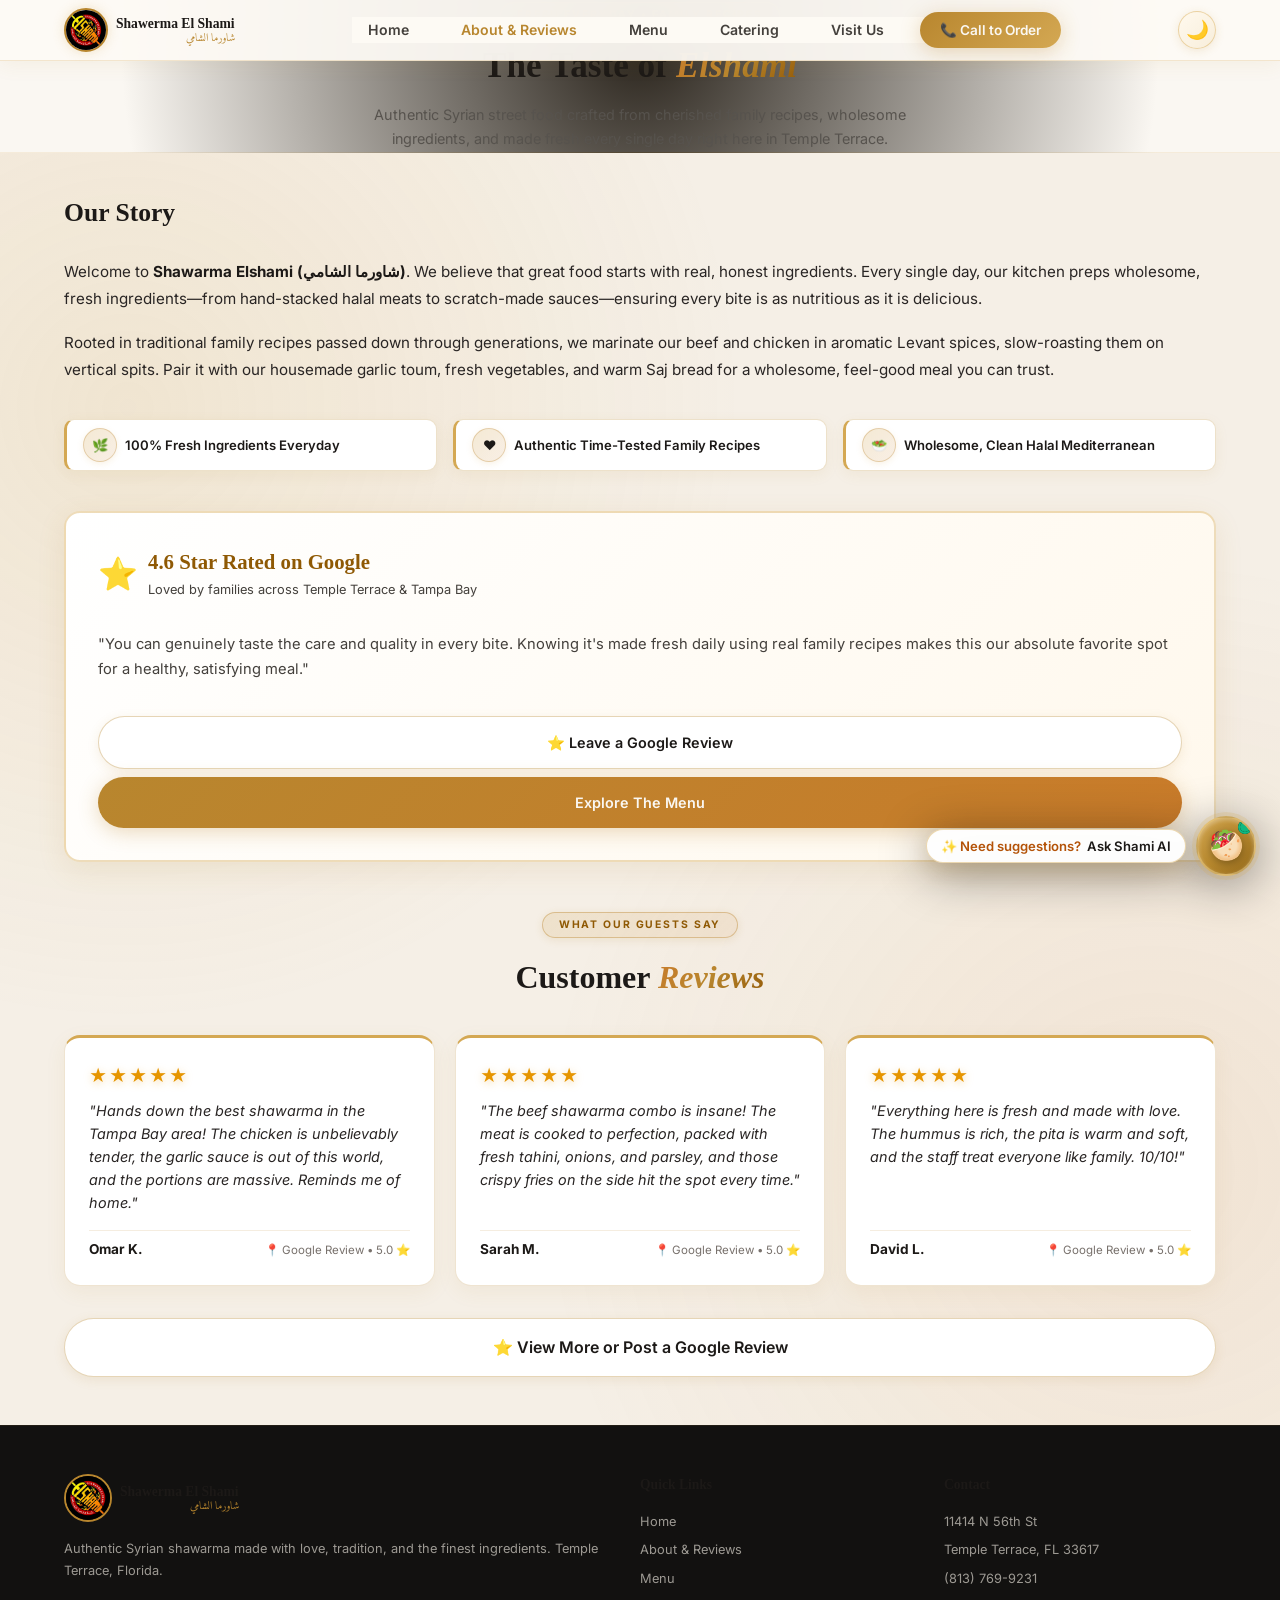
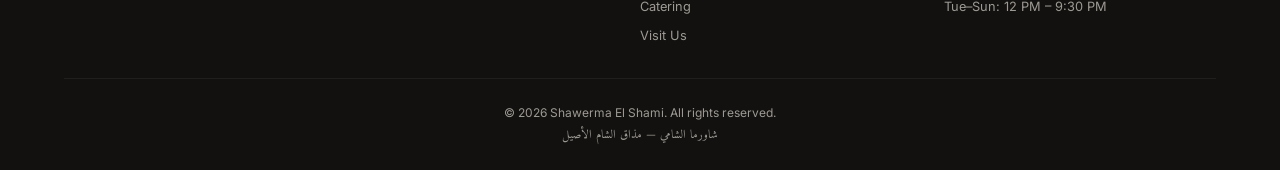
<file: about.html>
<!DOCTYPE html>
<html lang="en">
<head>
    <meta charset="UTF-8">
    <meta name="viewport" content="width=device-width, initial-scale=1.0, viewport-fit=cover">
    <title>About Us & Reviews — Shawerma El Shami | Authentic Syrian Shawarma</title>
    <meta name="description" content="Learn about Shawerma El Shami in Temple Terrace, FL. Authentic Syrian shawarma recipes, hand-stacked rotating spits, housemade toum garlic whip, and customer reviews.">
    <link rel="preconnect" href="https://fonts.googleapis.com">
    <link rel="preconnect" href="https://fonts.gstatic.com" crossorigin>
    <link href="https://fonts.googleapis.com/css2?family=Amiri:ital,wght@0,400;0,700;1,400&family=Cinzel:wght@600;700;800;900&family=Inter:wght@300;400;500;600;700&display=swap" rel="stylesheet">
    <link rel="stylesheet" href="styles.css">
    <link rel="stylesheet" href="assistant.css">
    <link rel="icon" href="images/logo.jpg" type="image/jpeg">
    <script>
        (function() {
            try {
                if (localStorage.getItem('shami-theme') === 'light' || 
                   (!localStorage.getItem('shami-theme') && window.matchMedia('(prefers-color-scheme: light)').matches)) {
                    document.documentElement.setAttribute('data-theme', 'light');
                }
            } catch(e) {}
        })();
    </script>
</head>
<body>
    <!-- Navigation Bar -->
    <nav class="navbar" id="navbar">
        <div class="nav-container">
            <a href="index.html" class="nav-logo">
                <img src="images/logo.jpg" alt="Shawerma El Shami Logo" class="nav-logo-img">
                <div class="logo-text">
                    <span class="logo-en">Shawerma El Shami</span>
                    <span class="logo-ar">شاورما الشامي</span>
                </div>
            </a>
            <ul class="nav-links" id="navLinks">
                <li><a href="index.html#home" class="nav-link">Home</a></li>
                <li><a href="about.html" class="nav-link active">About &amp; Reviews</a></li>
                <li><a href="index.html#menu" class="nav-link">Menu</a></li>
                <li><a href="catering.html" class="nav-link">Catering</a></li>
                <li><a href="index.html#contact" class="nav-link">Visit Us</a></li>
                <li><a href="tel:8137699231" class="nav-cta">📞 Call to Order</a></li>
            </ul>
            <div class="nav-actions">
                <button class="theme-toggle" id="themeToggle" aria-label="Switch theme" title="Toggle Light/Dark Theme">
                    <span class="theme-icon">☀️</span>
                </button>
                <button class="nav-toggle" id="navToggle" aria-label="Toggle navigation" aria-expanded="false">
                    <span></span>
                    <span></span>
                    <span></span>
                </button>
            </div>
        </div>
    </nav>

    <!-- Page Header -->
    <header style="padding: calc(var(--nav-height) + var(--space-3xl)) 0 var(--space-2xl); background: radial-gradient(circle at 50% 30%, #2A241C 0%, var(--color-dark) 80%); text-align: center; border-bottom: 1px solid rgba(212, 168, 83, 0.15);">
        <div class="container">
            <span class="section-tag">FRESH EVERYDAY • FAMILY RECIPES</span>
            <h1 class="section-title" style="margin-top: 8px;">The Taste of <em>Elshami</em></h1>
            <p class="section-desc" style="max-width: 600px; margin: 0 auto;">Authentic Syrian street food crafted from cherished family recipes, wholesome ingredients, and made fresh every single day right here in Temple Terrace.</p>
        </div>
    </header>

    <!-- About Content -->
    <section class="about" style="padding-top: var(--space-3xl);">
        <div class="container">
            <div class="about-grid">
                <div class="about-story">
                    <h2 style="font-family: var(--font-display); font-size: 1.6rem; color: var(--color-gold); margin-bottom: 8px;">Our Story</h2>
                    <p>Welcome to <strong>Shawarma Elshami (شاورما الشامي)</strong>. We believe that great food starts with real, honest ingredients. Every single day, our kitchen preps wholesome, fresh ingredients—from hand-stacked halal meats to scratch-made sauces—ensuring every bite is as nutritious as it is delicious.</p>
                    <p>Rooted in traditional family recipes passed down through generations, we marinate our beef and chicken in aromatic Levant spices, slow-roasting them on vertical spits. Pair it with our housemade garlic toum, fresh vegetables, and warm Saj bread for a wholesome, feel-good meal you can trust.</p>

                    <div class="about-features">
                        <div class="about-feature-item">
                            <span class="about-feature-icon">🌿</span>
                            <span>100% Fresh Ingredients Everyday</span>
                        </div>
                        <div class="about-feature-item">
                            <span class="about-feature-icon">❤️</span>
                            <span>Authentic Time-Tested Family Recipes</span>
                        </div>
                        <div class="about-feature-item">
                            <span class="about-feature-icon">🥗</span>
                            <span>Wholesome, Clean Halal Mediterranean</span>
                        </div>
                    </div>
                </div>

                <div class="about-story" style="background: rgba(212, 168, 83, 0.04); border: 1px solid rgba(212, 168, 83, 0.18); border-radius: var(--radius-lg); padding: var(--space-2xl);">
                    <div style="display: flex; align-items: center; gap: 10px; margin-bottom: 14px;">
                        <span style="font-size: 2rem;">⭐</span>
                        <div>
                            <h3 style="font-family: var(--font-display); font-size: 1.3rem; color: var(--color-gold); margin: 0;">4.6 Star Rated on Google</h3>
                            <p style="font-size: 0.8rem; color: rgba(250, 245, 235, 0.6); margin: 0;">Loved by families across Temple Terrace &amp; Tampa Bay</p>
                        </div>
                    </div>
                    <p style="font-size: 0.92rem; color: rgba(250, 245, 235, 0.85); line-height: 1.7;">"You can genuinely taste the care and quality in every bite. Knowing it's made fresh daily using real family recipes makes this our absolute favorite spot for a healthy, satisfying meal."</p>
                    <div style="margin-top: 18px; display: flex; flex-wrap: wrap; gap: var(--space-sm);">
                        <a href="https://g.page/r/CbhoYvNoSDHFEBM/review" target="_blank" rel="noopener" class="btn btn-google-review">
                            ⭐ Leave a Google Review
                        </a>
                        <a href="index.html#menu" class="btn btn-primary">
                            Explore The Menu
                        </a>
                    </div>
                </div>
            </div>

            <!-- Customer Reviews Grid -->
            <div class="reviews-header">
                <span class="section-tag">What Our Guests Say</span>
                <h2 style="font-family: var(--font-display); font-size: 2rem; color: var(--color-cream); margin-top: 6px;">Customer <em>Reviews</em></h2>
            </div>

            <div class="reviews-grid">
                <div class="review-card">
                    <div>
                        <div class="review-stars">★★★★★</div>
                        <p class="review-text">"Hands down the best shawarma in the Tampa Bay area! The chicken is unbelievably tender, the garlic sauce is out of this world, and the portions are massive. Reminds me of home."</p>
                    </div>
                    <div class="review-author">
                        <span class="review-name">Omar K.</span>
                        <span class="review-source">📍 Google Review • 5.0 ⭐</span>
                    </div>
                </div>

                <div class="review-card">
                    <div>
                        <div class="review-stars">★★★★★</div>
                        <p class="review-text">"The beef shawarma combo is insane! The meat is cooked to perfection, packed with fresh tahini, onions, and parsley, and those crispy fries on the side hit the spot every time."</p>
                    </div>
                    <div class="review-author">
                        <span class="review-name">Sarah M.</span>
                        <span class="review-source">📍 Google Review • 5.0 ⭐</span>
                    </div>
                </div>

                <div class="review-card">
                    <div>
                        <div class="review-stars">★★★★★</div>
                        <p class="review-text">"Everything here is fresh and made with love. The hummus is rich, the pita is warm and soft, and the staff treat everyone like family. 10/10!"</p>
                    </div>
                    <div class="review-author">
                        <span class="review-name">David L.</span>
                        <span class="review-source">📍 Google Review • 5.0 ⭐</span>
                    </div>
                </div>
            </div>

            <div class="reviews-cta-wrap" style="margin-top: var(--space-xl);">
                <a href="https://g.page/r/CbhoYvNoSDHFEBM/review" target="_blank" rel="noopener" class="btn btn-google-review btn-lg">
                    ⭐ View More or Post a Google Review
                </a>
            </div>
        </div>
    </section>

    <!-- Footer -->
    <footer class="footer">
        <div class="container">
            <div class="footer-grid">
                <div class="footer-brand">
                    <div class="footer-logo">
                        <img src="images/logo.jpg" alt="Shawerma El Shami Logo" class="footer-logo-img">
                        <div class="logo-text"><span class="logo-en">Shawerma El Shami</span><span class="logo-ar">شاورما الشامي</span></div>
                    </div>
                    <p>Authentic Syrian shawarma made with love, tradition, and the finest ingredients. Temple Terrace, Florida.</p>
                </div>
                <div class="footer-links-col">
                    <h4>Quick Links</h4>
                    <ul>
                        <li><a href="index.html#home">Home</a></li>
                        <li><a href="about.html">About &amp; Reviews</a></li>
                        <li><a href="index.html#menu">Menu</a></li>
                        <li><a href="catering.html">Catering</a></li>
                        <li><a href="index.html#contact">Visit Us</a></li>
                    </ul>
                </div>
                <div class="footer-links-col">
                    <h4>Contact</h4>
                    <ul>
                        <li>11414 N 56th St</li>
                        <li>Temple Terrace, FL 33617</li>
                        <li><a href="tel:8137699231">(813) 769-9231</a></li>
                        <li>Tue–Sun: 12 PM – 9:30 PM</li>
                    </ul>
                </div>
            </div>
            <div class="footer-bottom">
                <p>&copy; 2026 Shawerma El Shami. All rights reserved.</p>
                <p class="footer-arabic">شاورما الشامي — مذاق الشام الأصيل</p>
            </div>
        </div>
    </footer>

    <script src="script.js"></script>
    <script src="assistant.js" defer></script>
</body>
</html>
</file>
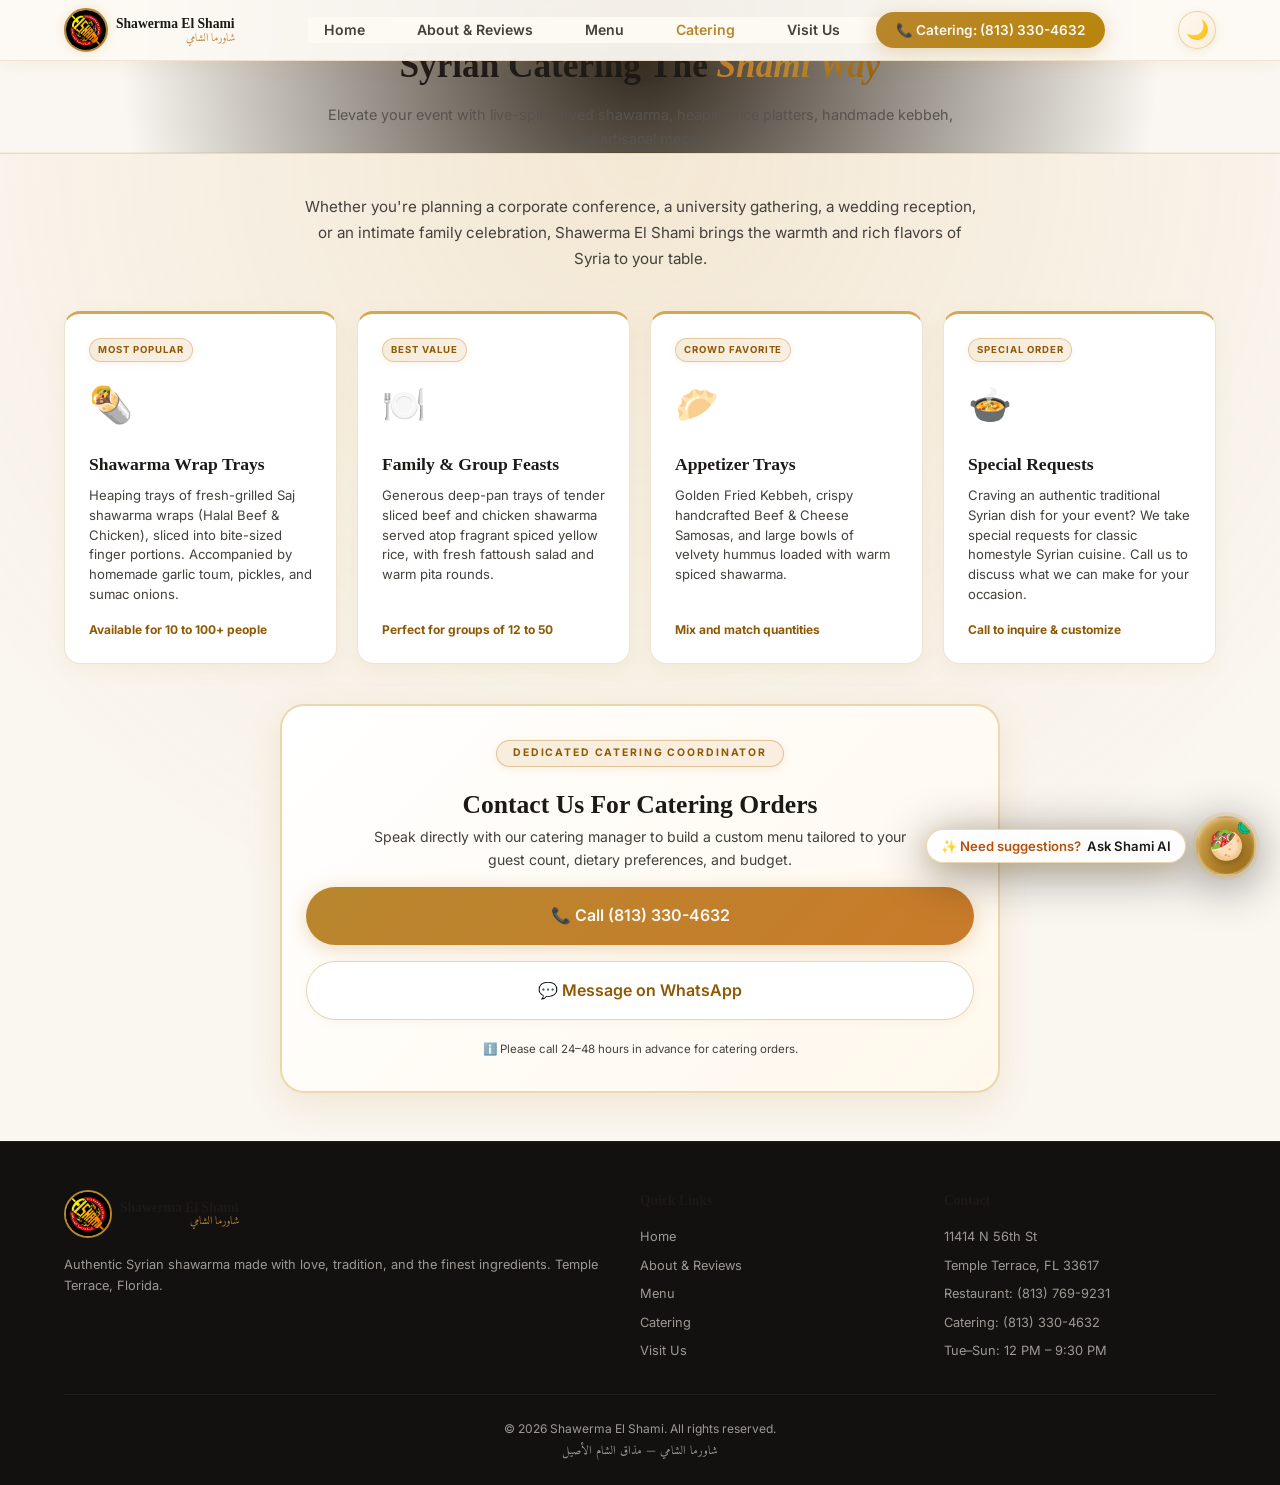
<file: catering.html>
<!DOCTYPE html>
<html lang="en">
<head>
    <meta charset="UTF-8">
    <meta name="viewport" content="width=device-width, initial-scale=1.0, viewport-fit=cover">
    <title>Catering Orders — Shawerma El Shami | Authentic Syrian Catering in Tampa Bay</title>
    <meta name="description" content="Authentic Syrian shawarma catering for office parties, weddings, birthdays, and celebrations. Call our catering specialist at +1 (813) 330-4632.">
    <link rel="preconnect" href="https://fonts.googleapis.com">
    <link rel="preconnect" href="https://fonts.gstatic.com" crossorigin>
    <link href="https://fonts.googleapis.com/css2?family=Amiri:ital,wght@0,400;0,700;1,400&family=Cinzel:wght@600;700;800;900&family=Inter:wght@300;400;500;600;700&display=swap" rel="stylesheet">
    <link rel="stylesheet" href="styles.css">
    <link rel="stylesheet" href="assistant.css">
    <link rel="icon" href="images/logo.jpg" type="image/jpeg">
    <script>
        (function() {
            try {
                if (localStorage.getItem('shami-theme') === 'light' || 
                   (!localStorage.getItem('shami-theme') && window.matchMedia('(prefers-color-scheme: light)').matches)) {
                    document.documentElement.setAttribute('data-theme', 'light');
                }
            } catch(e) {}
        })();
    </script>
</head>
<body>
    <!-- Navigation Bar -->
    <nav class="navbar" id="navbar">
        <div class="nav-container">
            <a href="index.html" class="nav-logo">
                <img src="images/logo.jpg" alt="Shawerma El Shami Logo" class="nav-logo-img">
                <div class="logo-text">
                    <span class="logo-en">Shawerma El Shami</span>
                    <span class="logo-ar">شاورما الشامي</span>
                </div>
            </a>
            <ul class="nav-links" id="navLinks">
                <li><a href="index.html#home" class="nav-link">Home</a></li>
                <li><a href="about.html" class="nav-link">About &amp; Reviews</a></li>
                <li><a href="index.html#menu" class="nav-link">Menu</a></li>
                <li><a href="catering.html" class="nav-link active">Catering</a></li>
                <li><a href="index.html#contact" class="nav-link">Visit Us</a></li>
                <li><a href="tel:8133304632" class="nav-cta" style="background: linear-gradient(135deg, var(--color-gold), #b8860b);">📞 Catering: (813) 330-4632</a></li>
            </ul>
            <div class="nav-actions">
                <button class="theme-toggle" id="themeToggle" aria-label="Switch theme" title="Toggle Light/Dark Theme">
                    <span class="theme-icon">☀️</span>
                </button>
                <button class="nav-toggle" id="navToggle" aria-label="Toggle navigation" aria-expanded="false">
                    <span></span>
                    <span></span>
                    <span></span>
                </button>
            </div>
        </div>
    </nav>

    <!-- Page Header -->
    <header style="padding: calc(var(--nav-height) + var(--space-3xl)) 0 var(--space-2xl); background: radial-gradient(circle at 50% 30%, #2E2519 0%, var(--color-dark) 80%); text-align: center; border-bottom: 1px solid rgba(212, 168, 83, 0.15);">
        <div class="container">
            <span class="section-tag">Events &amp; Large Orders</span>
            <h1 class="section-title" style="margin-top: 8px;">Syrian Catering The <em>Shami Way</em></h1>
            <p class="section-desc" style="max-width: 640px; margin: 0 auto;">Elevate your event with live-spit carved shawarma, heaping rice platters, handmade kebbeh, and artisanal mezza.</p>
        </div>
    </header>

    <!-- Catering Content -->
    <section class="catering" style="border-top: none; padding-top: var(--space-3xl);">
        <div class="container">
            <p class="catering-lead">
                Whether you're planning a corporate conference, a university gathering, a wedding reception, or an intimate family celebration, Shawerma El Shami brings the warmth and rich flavors of Syria to your table.
            </p>

            <div class="catering-grid">
                <div class="catering-card">
                    <span class="catering-card-badge">Most Popular</span>
                    <div style="font-size: 2.2rem; margin: 6px 0;">🌯</div>
                    <h3>Shawarma Wrap Trays</h3>
                    <p>Heaping trays of fresh-grilled Saj shawarma wraps (Halal Beef &amp; Chicken), sliced into bite-sized finger portions. Accompanied by homemade garlic toum, pickles, and sumac onions.</p>
                    <span class="catering-card-servings">Available for 10 to 100+ people</span>
                </div>

                <div class="catering-card">
                    <span class="catering-card-badge">Best Value</span>
                    <div style="font-size: 2.2rem; margin: 6px 0;">🍽️</div>
                    <h3>Family &amp; Group Feasts</h3>
                    <p>Generous deep-pan trays of tender sliced beef and chicken shawarma served atop fragrant spiced yellow rice, with fresh fattoush salad and warm pita rounds.</p>
                    <span class="catering-card-servings">Perfect for groups of 12 to 50</span>
                </div>

                <div class="catering-card">
                    <span class="catering-card-badge">Crowd Favorite</span>
                    <div style="font-size: 2.2rem; margin: 6px 0;">🥟</div>
                    <h3>Appetizer Trays</h3>
                    <p>Golden Fried Kebbeh, crispy handcrafted Beef &amp; Cheese Samosas, and large bowls of velvety hummus loaded with warm spiced shawarma.</p>
                    <span class="catering-card-servings">Mix and match quantities</span>
                </div>

                <div class="catering-card">
                    <span class="catering-card-badge">Special Order</span>
                    <div style="font-size: 2.2rem; margin: 6px 0;">🍲</div>
                    <h3>Special Requests</h3>
                    <p>Craving an authentic traditional Syrian dish for your event? We take special requests for classic homestyle Syrian cuisine. Call us to discuss what we can make for your occasion.</p>
                    <span class="catering-card-servings">Call to inquire &amp; customize</span>
                </div>
            </div>

            <!-- Dedicated Catering Contact Card -->
            <div class="catering-contact-box" style="margin-top: var(--space-2xl);">
                <span class="section-tag" style="background: rgba(212,168,83,0.15); color: var(--color-gold);">Dedicated Catering Coordinator</span>
                <h2 style="font-family: var(--font-display); font-size: 1.6rem; color: var(--color-cream); margin-top: 10px;">Contact Us For Catering Orders</h2>
                <p style="max-width: 550px; margin: 0 auto 16px;">Speak directly with our catering manager to build a custom menu tailored to your guest count, dietary preferences, and budget.</p>

                <div class="catering-actions">
                    <a href="tel:+18133304632" class="btn btn-primary btn-lg">
                        📞 Call (813) 330-4632
                    </a>
                    <a href="https://wa.me/18133304632?text=Hello%2C%20I%20would%20like%20to%20inquire%20about%20catering%20from%20Shawerma%20El%20Shami" target="_blank" rel="noopener" class="btn btn-secondary btn-lg">
                        💬 Message on WhatsApp
                    </a>
                </div>

                <p class="catering-note" style="margin-top: 20px;">
                    ℹ️ Please call 24–48 hours in advance for catering orders.
                </p>
            </div>
        </div>
    </section>

    <!-- Footer -->
    <footer class="footer">
        <div class="container">
            <div class="footer-grid">
                <div class="footer-brand">
                    <div class="footer-logo">
                        <img src="images/logo.jpg" alt="Shawerma El Shami Logo" class="footer-logo-img">
                        <div class="logo-text"><span class="logo-en">Shawerma El Shami</span><span class="logo-ar">شاورما الشامي</span></div>
                    </div>
                    <p>Authentic Syrian shawarma made with love, tradition, and the finest ingredients. Temple Terrace, Florida.</p>
                </div>
                <div class="footer-links-col">
                    <h4>Quick Links</h4>
                    <ul>
                        <li><a href="index.html#home">Home</a></li>
                        <li><a href="about.html">About &amp; Reviews</a></li>
                        <li><a href="index.html#menu">Menu</a></li>
                        <li><a href="catering.html">Catering</a></li>
                        <li><a href="index.html#contact">Visit Us</a></li>
                    </ul>
                </div>
                <div class="footer-links-col">
                    <h4>Contact</h4>
                    <ul>
                        <li>11414 N 56th St</li>
                        <li>Temple Terrace, FL 33617</li>
                        <li><a href="tel:8137699231">Restaurant: (813) 769-9231</a></li>
                        <li><a href="tel:8133304632" style="color: var(--color-gold);">Catering: (813) 330-4632</a></li>
                        <li>Tue–Sun: 12 PM – 9:30 PM</li>
                    </ul>
                </div>
            </div>
            <div class="footer-bottom">
                <p>&copy; 2026 Shawerma El Shami. All rights reserved.</p>
                <p class="footer-arabic">شاورما الشامي — مذاق الشام الأصيل</p>
            </div>
        </div>
    </footer>

    <script src="script.js"></script>
    <script src="assistant.js" defer></script>
</body>
</html>
</file>
<file: styles.css>
/* ========================================
   SHAWERMA EL SHAMI — CLEAN DESIGN
   ======================================== */

/* CSS Variables */
:root {
    --color-gold: #D4A853;
    --color-gold-light: #E8C97A;
    --color-gold-dark: #B8892E;
    --color-amber: #C97B2A;
    --color-copper: #A0522D;

    --color-dark: #0F0E0C;
    --color-dark-800: #1A1816;
    --color-dark-700: #252320;
    --color-dark-600: #302D28;
    --color-dark-500: #3D3A33;
    --color-dark-400: #4A4640;

    --color-cream: #FAF5EB;
    --color-cream-dark: #EDE3D0;
    --color-cream-light: #FFFDF8;
    --color-white: #FFFFFF;

    --color-red: #B33A3A;
    --color-teal: #2A7D6F;

    --font-display: 'Playfair Display', Georgia, serif;
    --font-body: 'Inter', -apple-system, BlinkMacSystemFont, sans-serif;
    --font-arabic: 'Amiri', serif;

    --space-xs: 0.25rem;
    --space-sm: 0.5rem;
    --space-md: 1rem;
    --space-lg: 1.25rem;
    --space-xl: 1.5rem;
    --space-2xl: 2rem;
    --space-3xl: 2.5rem;
    --space-4xl: 3rem;
    --space-5xl: 4rem;

    --radius-sm: 6px;
    --radius-md: 10px;
    --radius-lg: 16px;
    --radius-xl: 24px;
    --radius-full: 9999px;

    --shadow-sm: 0 2px 8px rgba(0,0,0,0.08);
    --shadow-md: 0 4px 24px rgba(0,0,0,0.12);
    --shadow-lg: 0 8px 40px rgba(0,0,0,0.18);
    --shadow-xl: 0 16px 64px rgba(0,0,0,0.24);
    --shadow-gold: 0 4px 24px rgba(212, 168, 83, 0.25);

    --transition-fast: 0.2s cubic-bezier(0.4, 0, 0.2, 1);
    --transition-medium: 0.4s cubic-bezier(0.4, 0, 0.2, 1);

    --safe-top: env(safe-area-inset-top, 0px);
    --safe-bottom: env(safe-area-inset-bottom, 0px);
}

/* Light Theme Design Tokens */
[data-theme="light"] {
    --color-gold: #B8862E;
    --color-gold-light: #D4A853;
    --color-gold-dark: #8C6418;
    --color-amber: #C97B2A;
    --color-copper: #9A3412;

    --color-dark: #FAF7F2;
    --color-dark-800: #FFFFFF;
    --color-dark-700: #F5EFE6;
    --color-dark-600: #EBDCC8;
    --color-dark-500: #DEC7A7;
    --color-dark-400: #CBB089;

    --color-cream: #1C1917;
    --color-cream-dark: #292524;
    --color-cream-light: #44403C;
    --color-white: #FFFFFF;

    --color-red: #DC2626;
    --color-teal: #0D9488;

    --shadow-sm: 0 2px 8px rgba(184, 134, 46, 0.08);
    --shadow-md: 0 4px 20px rgba(184, 134, 46, 0.12);
    --shadow-lg: 0 8px 30px rgba(184, 134, 46, 0.16);
    --shadow-xl: 0 16px 48px rgba(184, 134, 46, 0.2);
    --shadow-gold: 0 4px 20px rgba(184, 134, 46, 0.3);
}

/* ========================================
   RESET & BASE
   ======================================== */
*, *::before, *::after {
    margin: 0;
    padding: 0;
    box-sizing: border-box;
}

html {
    scroll-behavior: smooth;
    font-size: 16px;
    -webkit-font-smoothing: antialiased;
    -webkit-tap-highlight-color: transparent;
}

body {
    font-family: var(--font-body);
    background-color: var(--color-dark);
    color: var(--color-cream);
    line-height: 1.6;
    overflow-x: hidden;
    padding-bottom: 72px;
}

img {
    max-width: 100%;
    height: auto;
    display: block;
}

a {
    text-decoration: none;
    color: inherit;
    transition: color var(--transition-fast);
    -webkit-tap-highlight-color: transparent;
}

ul { list-style: none; }

.container {
    width: 100%;
    max-width: 1200px;
    margin: 0 auto;
    padding: 0 clamp(1rem, 3.5vw, 1.5rem);
}

.section-tag {
    display: inline-block;
    font-family: var(--font-body);
    font-size: 0.65rem;
    font-weight: 600;
    text-transform: uppercase;
    letter-spacing: 0.2em;
    color: var(--color-gold);
    margin-bottom: var(--space-sm);
    padding: var(--space-xs) var(--space-md);
    border: 1px solid rgba(212, 168, 83, 0.3);
    border-radius: var(--radius-full);
}

.section-title {
    font-family: var(--font-display);
    font-size: clamp(1.6rem, 4vw, 2.2rem);
    font-weight: 700;
    line-height: 1.2;
    color: var(--color-cream);
    margin-bottom: var(--space-md);
}

.section-title em {
    color: var(--color-gold);
    font-style: italic;
}

.section-desc {
    font-size: 0.9rem;
    color: rgba(250, 245, 235, 0.6);
    line-height: 1.7;
}

.section-header {
    text-align: center;
    margin-bottom: var(--space-2xl);
}

/* ========================================
   PRELOADER
   ======================================== */
#preloader {
    position: fixed;
    inset: 0;
    z-index: 10000;
    background: var(--color-dark);
    display: flex;
    align-items: center;
    justify-content: center;
    transition: opacity 0.6s ease, visibility 0.6s ease;
}

#preloader.hidden {
    opacity: 0;
    visibility: hidden;
    pointer-events: none;
}

.preloader-inner {
    text-align: center;
    animation: preloaderPulse 1.5s ease-in-out infinite;
}

.preloader-logo {
    width: 100px;
    height: 100px;
    border-radius: 50%;
    object-fit: cover;
    display: block;
    margin: 0 auto var(--space-md);
    border: 3px solid var(--color-gold);
    box-shadow: 0 0 35px rgba(212, 168, 83, 0.5);
}

.preloader-text {
    font-family: var(--font-arabic);
    font-size: 1.5rem;
    color: var(--color-gold);
}

@keyframes preloaderPulse {
    0%, 100% { opacity: 1; transform: scale(1); }
    50% { opacity: 0.6; transform: scale(0.97); }
}

/* ========================================
   NAVBAR
   ======================================== */
.navbar {
    position: fixed;
    top: 0;
    left: 0;
    width: 100%;
    z-index: 1000;
    padding: var(--space-sm) 0;
    padding-top: calc(var(--space-sm) + var(--safe-top));
    background: rgba(15, 14, 12, 0.92);
    backdrop-filter: blur(20px);
    -webkit-backdrop-filter: blur(20px);
    box-shadow: 0 1px 20px rgba(0,0,0,0.3);
}

.navbar.scrolled {
    padding: var(--space-xs) 0;
    padding-top: calc(var(--space-xs) + var(--safe-top));
}

.nav-container {
    width: 100%;
    max-width: 1200px;
    margin: 0 auto;
    padding: 0 clamp(1rem, 3vw, 1.5rem);
    display: flex;
    align-items: center;
    justify-content: space-between;
}

.nav-logo {
    display: flex;
    align-items: center;
    gap: var(--space-sm);
    z-index: 1001;
}

.nav-logo-img {
    width: 44px;
    height: 44px;
    border-radius: 50%;
    object-fit: cover;
    flex-shrink: 0;
    border: 2px solid var(--color-gold);
    box-shadow: 0 0 12px rgba(212, 168, 83, 0.3);
}

.logo-text {
    display: flex;
    flex-direction: column;
}

.logo-en {
    font-family: var(--font-display);
    font-size: 0.85rem;
    font-weight: 700;
    color: var(--color-cream);
    line-height: 1.2;
}

.logo-ar {
    font-family: var(--font-arabic);
    font-size: 0.7rem;
    color: var(--color-gold);
    line-height: 1;
    direction: rtl;
}

/* Nav Links — Full screen overlay on mobile */
.nav-links {
    position: fixed;
    top: 0;
    right: -100%;
    width: 100%;
    height: 100vh;
    height: 100dvh;
    background: rgba(15, 14, 12, 0.98);
    backdrop-filter: blur(20px);
    display: flex;
    flex-direction: column;
    align-items: center;
    justify-content: center;
    gap: var(--space-2xl);
    transition: right var(--transition-medium);
    z-index: 1000;
}

.nav-links.active { right: 0; }

.nav-link {
    font-size: 1.2rem;
    font-weight: 500;
    color: rgba(250, 245, 235, 0.75);
    padding: var(--space-sm) var(--space-md);
    transition: color var(--transition-fast);
}

.nav-link.active { color: var(--color-gold); }

.nav-link:hover { color: var(--color-gold); }

.nav-cta {
    font-size: 1rem;
    font-weight: 600;
    color: var(--color-dark) !important;
    background: linear-gradient(135deg, var(--color-gold), var(--color-gold-light));
    padding: var(--space-md) var(--space-2xl);
    border-radius: var(--radius-full);
    box-shadow: var(--shadow-gold);
}

.nav-actions {
    display: flex;
    align-items: center;
    gap: var(--space-xs);
    z-index: 1001;
}

.theme-toggle {
    width: 38px;
    height: 38px;
    border-radius: 50%;
    background: rgba(255, 255, 255, 0.08);
    border: 1px solid rgba(212, 168, 83, 0.35);
    display: flex;
    align-items: center;
    justify-content: center;
    cursor: pointer;
    color: var(--color-gold);
    font-size: 1.15rem;
    line-height: 1;
    transition: all var(--transition-fast);
    box-shadow: 0 2px 8px rgba(0,0,0,0.2);
    -webkit-tap-highlight-color: transparent;
    padding: 0;
}

.theme-toggle:hover {
    background: rgba(212, 168, 83, 0.2);
    border-color: var(--color-gold);
    transform: scale(1.08) rotate(15deg);
}

.theme-toggle:active {
    transform: scale(0.94);
}

.nav-toggle {
    display: flex;
    flex-direction: column;
    gap: 5px;
    background: none;
    border: none;
    cursor: pointer;
    z-index: 1001;
    padding: var(--space-sm);
    -webkit-tap-highlight-color: transparent;
}

.nav-toggle span {
    display: block;
    width: 22px;
    height: 2px;
    background: var(--color-cream);
    transition: all var(--transition-fast);
    transform-origin: center;
}

.nav-toggle.active span:nth-child(1) { transform: rotate(45deg) translate(5px, 5px); }
.nav-toggle.active span:nth-child(2) { opacity: 0; }
.nav-toggle.active span:nth-child(3) { transform: rotate(-45deg) translate(5px, -5px); }

/* ========================================
   HERO — Big Logo Centered
   ======================================== */
.hero {
    position: relative;
    min-height: 100vh;
    min-height: 100dvh;
    display: flex;
    align-items: center;
    justify-content: center;
    overflow: hidden;
}

.hero-bg {
    position: absolute;
    inset: 0;
    z-index: 0;
}

.hero-bg img,
.hero-bg video {
    width: 100%;
    height: 100%;
    object-fit: cover;
    object-position: center center;
    transform: scale(1.02); /* slight scale to avoid letterboxing */
}

/* Keep the old zoom animation only when there's a static image fallback */
.hero-bg img {
    animation: heroZoom 20s ease-in-out infinite alternate;
}

/* Video should NOT zoom-animate — it moves itself */
.hero-bg video {
    animation: none;
}

@keyframes heroZoom {
    0% { transform: scale(1.05); }
    100% { transform: scale(1.12); }
}

.hero-overlay {
    position: absolute;
    inset: 0;
    /* Slightly stronger overlay for video so text stays crisp */
    background: linear-gradient(
        180deg,
        rgba(15, 14, 12, 0.45) 0%,
        rgba(15, 14, 12, 0.25) 25%,
        rgba(15, 14, 12, 0.5) 60%,
        rgba(15, 14, 12, 0.97) 100%
    );
}

.hero-content {
    position: relative;
    z-index: 2;
    text-align: center;
    padding: calc(var(--space-5xl) + var(--safe-top)) clamp(1rem, 3vw, 2rem) var(--space-4xl);
    width: 100%;
    max-width: 700px;
    margin: 0 auto;
    display: flex;
    flex-direction: column;
    align-items: center;
}

/* BIG HERO LOGO */
.hero-logo-wrapper {
    margin-bottom: var(--space-xl);
    animation: fadeInDown 0.8s ease 0.1s both;
}

.hero-logo-emblem {
    width: clamp(160px, 35vw, 260px);
    height: clamp(160px, 35vw, 260px);
    border-radius: 50%;
    object-fit: cover;
    margin: 0 auto;
    border: 4px solid var(--color-gold);
    box-shadow:
        0 0 0 8px rgba(212, 168, 83, 0.12),
        0 0 0 16px rgba(212, 168, 83, 0.05),
        0 16px 60px rgba(0, 0, 0, 0.7),
        0 0 80px rgba(212, 168, 83, 0.3);
    transition: transform var(--transition-medium), box-shadow var(--transition-medium);
}

.hero-logo-emblem:hover {
    transform: scale(1.04);
    box-shadow:
        0 0 0 8px rgba(212, 168, 83, 0.2),
        0 0 0 16px rgba(212, 168, 83, 0.08),
        0 20px 70px rgba(0, 0, 0, 0.75),
        0 0 100px rgba(212, 168, 83, 0.4);
}

.hero-arabic {
    font-family: var(--font-arabic);
    font-size: clamp(1.6rem, 4vw, 2.2rem);
    color: var(--color-gold);
    margin-bottom: var(--space-sm);
    direction: rtl;
    animation: fadeInUp 0.8s ease 0.3s both;
    text-shadow: 0 2px 20px rgba(212, 168, 83, 0.4);
}

.hero-subtitle {
    font-size: clamp(0.85rem, 2vw, 1rem);
    color: rgba(250, 245, 235, 0.65);
    margin: 0 auto var(--space-2xl);
    line-height: 1.7;
    animation: fadeInUp 0.8s ease 0.5s both;
    letter-spacing: 0.03em;
}

.hero-actions {
    display: flex;
    flex-direction: column;
    gap: var(--space-sm);
    width: 100%;
    max-width: 360px;
    animation: fadeInUp 0.8s ease 0.7s both;
}

/* ========================================
   BUTTONS
   ======================================== */
.btn {
    display: flex;
    align-items: center;
    justify-content: center;
    gap: var(--space-sm);
    font-family: var(--font-body);
    font-size: 0.9rem;
    font-weight: 600;
    padding: 14px var(--space-xl);
    border-radius: var(--radius-full);
    cursor: pointer;
    border: none;
    transition: all var(--transition-fast);
    -webkit-tap-highlight-color: transparent;
    touch-action: manipulation;
    min-height: 48px;
    width: 100%;
    text-align: center;
}

.btn-primary {
    background: linear-gradient(135deg, var(--color-gold), var(--color-amber));
    color: var(--color-dark);
    box-shadow: var(--shadow-gold);
}

.btn-primary:hover {
    transform: translateY(-1px);
    box-shadow: 0 8px 30px rgba(212, 168, 83, 0.4);
}

.btn-primary:active { transform: scale(0.97); }

.btn-secondary {
    background: rgba(250, 245, 235, 0.06);
    color: var(--color-cream);
    border: 1px solid rgba(250, 245, 235, 0.2);
}

.btn-secondary:hover { background: rgba(250, 245, 235, 0.12); }
.btn-secondary:active { background: rgba(250, 245, 235, 0.15); }

.btn-lg {
    padding: 16px var(--space-2xl);
    font-size: 1rem;
}

/* ── DoorDash Button ── */
.btn-doordash {
    background: #FF3008;
    color: #fff;
    font-weight: 700;
    border: none;
    box-shadow: 0 4px 18px rgba(255, 48, 8, 0.35);
    gap: 8px;
}

.btn-doordash:hover {
    background: #e02800;
    transform: translateY(-1px);
    box-shadow: 0 8px 28px rgba(255, 48, 8, 0.45);
    color: #fff;
}

.btn-doordash:active { transform: scale(0.97); }

.doordash-icon {
    width: 18px;
    height: 18px;
    flex-shrink: 0;
}

/* ── Uber Eats Button ── */
.btn-ubereats {
    background: #000;
    color: #fff;
    font-weight: 700;
    border: none;
    box-shadow: 0 4px 18px rgba(0, 0, 0, 0.4);
    gap: 8px;
}

.btn-ubereats:hover {
    background: #1a1a1a;
    transform: translateY(-1px);
    box-shadow: 0 8px 28px rgba(0, 0, 0, 0.5);
    color: #06c167;
}

.btn-ubereats:active { transform: scale(0.97); }

.ubereats-icon {
    width: 18px;
    height: 18px;
    flex-shrink: 0;
}

/* ── Google Review Button ── */
.btn-google-review {
    background: rgba(255, 255, 255, 0.06);
    color: var(--color-cream);
    border: 1px solid rgba(255, 255, 255, 0.15);
    font-weight: 600;
    gap: 8px;
}

.btn-google-review:hover {
    background: rgba(255, 255, 255, 0.12);
    border-color: rgba(251, 188, 5, 0.5);
    transform: translateY(-1px);
    color: var(--color-cream);
}

.btn-google-review:active { transform: scale(0.97); }

.google-icon {
    width: 18px;
    height: 18px;
    flex-shrink: 0;
}

/* ── Hero order links row (below primary actions) ── */
.hero-order-links {
    display: flex;
    flex-direction: column;
    gap: var(--space-sm);
    width: 100%;
    max-width: 360px;
    margin-top: var(--space-sm);
    animation: fadeInUp 0.8s ease 0.9s both;
}

/* CTA buttons row wrapping */
.cta-buttons {
    display: flex;
    flex-wrap: wrap;
    justify-content: center;
    gap: var(--space-md);
    margin-bottom: var(--space-md);
}

.cta-buttons .btn {
    width: auto;
    min-width: 220px;
}

/* ========================================
   MENU SECTION
   ======================================== */
.menu {
    padding: var(--space-4xl) 0;
    background: var(--color-dark-800);
    position: relative;
    overflow: hidden;
}

.menu::before {
    content: '';
    position: absolute;
    top: 0; left: 0; right: 0;
    height: 1px;
    background: linear-gradient(to right, transparent, rgba(212, 168, 83, 0.3), transparent);
}

/* Menu Tabs — Scrollable pills */
.menu-tabs {
    display: flex;
    gap: var(--space-sm);
    margin-bottom: var(--space-xl);
    overflow-x: auto;
    -webkit-overflow-scrolling: touch;
    scrollbar-width: none;
    -ms-overflow-style: none;
    padding-bottom: var(--space-xs);
}

.menu-tabs::-webkit-scrollbar { display: none; }

.menu-tab {
    font-family: var(--font-body);
    font-size: 0.78rem;
    font-weight: 500;
    color: rgba(250, 245, 235, 0.6);
    background: rgba(250, 245, 235, 0.05);
    border: 1px solid rgba(250, 245, 235, 0.1);
    padding: 8px 16px;
    border-radius: var(--radius-full);
    cursor: pointer;
    transition: all var(--transition-fast);
    white-space: nowrap;
    flex-shrink: 0;
    -webkit-tap-highlight-color: transparent;
}

.menu-tab.active {
    color: var(--color-dark);
    background: linear-gradient(135deg, var(--color-gold), var(--color-gold-light));
    border-color: var(--color-gold);
    font-weight: 600;
}

.menu-tab:hover:not(.active) {
    color: var(--color-gold);
    border-color: rgba(212, 168, 83, 0.3);
}

/* Menu Grid — Single column on mobile, multi-col on desktop */
.menu-grid {
    display: grid;
    grid-template-columns: 1fr;
    gap: var(--space-md);
}

.menu-card {
    background: rgba(250, 245, 235, 0.03);
    border: 1px solid rgba(250, 245, 235, 0.06);
    border-radius: var(--radius-lg);
    overflow: hidden;
    transition: all var(--transition-medium);
    display: flex;
    flex-direction: row;
}

.menu-card:hover {
    border-color: rgba(212, 168, 83, 0.2);
    transform: translateY(-2px);
    box-shadow: 0 8px 30px rgba(0, 0, 0, 0.25);
}

.menu-card:active { transform: scale(0.98); }

.menu-card.hidden { display: none; }

/* ── Unified image container background ──
   ALL cards (real photo or placeholder) share
   the exact same dark-warm tone: #1C1A16       */
.menu-card-img {
    position: relative;
    width: 130px;
    min-height: 120px;
    overflow: hidden;
    flex-shrink: 0;
    /* SINGLE unified bg — no variation */
    background: #1C1A16;
}

.menu-card-img img {
    width: 100%;
    height: 100%;
    object-fit: cover;
    object-position: center center;
    transition: transform var(--transition-medium);
    /* Slightly desaturate so all photos feel consistent */
    filter: saturate(0.92) contrast(1.04);
}

/* Subtle bottom vignette on real photos so they
   fade into the card body instead of hard-cutting */
.menu-card-img::after {
    content: '';
    position: absolute;
    inset: 0;
    background: linear-gradient(
        to bottom,
        transparent 50%,
        rgba(28, 26, 22, 0.55) 100%
    );
    pointer-events: none;
}

.menu-card:hover .menu-card-img img {
    transform: scale(1.06);
    filter: saturate(1) contrast(1.06);
}

/* No-photo placeholder — SAME #1C1A16 background */
.menu-card-img.no-photo {
    display: flex;
    flex-direction: column;
    align-items: center;
    justify-content: center;
    gap: 6px;
    /* Identical to real image bg — seamless */
    background: #1C1A16;
}

/* Remove the pseudo vignette on placeholder
   (nothing to vignette over) */
.menu-card-img.no-photo::after {
    display: none;
}

.emoji-placeholder {
    font-size: 2.2rem;
    filter: drop-shadow(0 2px 8px rgba(0,0,0,0.6));
    opacity: 0.7;
}

.placeholder-label {
    font-size: 0.5rem;
    font-weight: 600;
    text-transform: uppercase;
    letter-spacing: 0.12em;
    color: rgba(250, 245, 235, 0.2);
    text-align: center;
    padding: 0 6px;
    line-height: 1.4;
}

.menu-badge {
    position: absolute;
    top: 6px;
    left: 6px;
    font-size: 0.52rem;
    font-weight: 700;
    text-transform: uppercase;
    letter-spacing: 0.05em;
    padding: 3px 8px;
    border-radius: var(--radius-full);
    z-index: 1;
}

.menu-badge.popular {
    background: var(--color-gold);
    color: var(--color-dark);
}

.menu-badge.signature {
    background: linear-gradient(135deg, var(--color-red), #D44E4E);
    color: var(--color-white);
}

.menu-badge.jumbo {
    background: linear-gradient(135deg, var(--color-teal), #3AA38F);
    color: var(--color-white);
}

.menu-badge.double {
    background: linear-gradient(135deg, #7B5EA7, #9B7AC7);
    color: var(--color-white);
}

.menu-card-body {
    padding: var(--space-md);
    display: flex;
    flex-direction: column;
    justify-content: center;
    flex: 1;
    min-width: 0;
}

.menu-card-header {
    display: flex;
    justify-content: space-between;
    align-items: flex-start;
    gap: var(--space-sm);
}

.menu-card-header h3 {
    font-family: var(--font-display);
    font-size: 0.92rem;
    font-weight: 600;
    color: var(--color-cream);
    line-height: 1.3;
}

.menu-price {
    font-family: var(--font-display);
    font-size: 0.95rem;
    font-weight: 700;
    color: var(--color-gold);
    white-space: nowrap;
    flex-shrink: 0;
}

.menu-item-note {
    font-size: 0.72rem;
    color: rgba(250, 245, 235, 0.4);
    margin-top: 4px;
    font-style: italic;
}

.menu-note {
    text-align: center;
    margin-top: var(--space-xl);
    padding: var(--space-md) var(--space-lg);
    background: rgba(212, 168, 83, 0.08);
    border: 1px solid rgba(212, 168, 83, 0.15);
    border-radius: var(--radius-lg);
}

.menu-note p {
    font-size: 0.85rem;
    color: rgba(250, 245, 235, 0.7);
}

.menu-note a {
    color: var(--color-gold);
    font-weight: 600;
}

/* Description placeholder */
.menu-item-desc {
    font-size: 0.72rem;
    color: rgba(250, 245, 235, 0.3);
    margin-top: 4px;
    font-style: italic;
    line-height: 1.4;
}

/* ── Combo card layout (vertical on desktop too) ── */
.menu-card--combo {
    flex-direction: column;
}

.menu-card--combo .menu-card-img {
    width: 100%;
    height: 180px;
    min-height: unset;
}

/* Combo size toggle button */
.combo-toggle {
    display: flex;
    align-items: center;
    justify-content: space-between;
    width: 100%;
    background: rgba(212, 168, 83, 0.08);
    border: 1px solid rgba(212, 168, 83, 0.2);
    border-radius: var(--radius-md);
    padding: 8px 12px;
    margin-top: var(--space-sm);
    cursor: pointer;
    color: var(--color-gold);
    font-family: var(--font-body);
    font-size: 0.78rem;
    font-weight: 600;
    transition: all var(--transition-fast);
    -webkit-tap-highlight-color: transparent;
}

.combo-toggle:hover {
    background: rgba(212, 168, 83, 0.15);
    border-color: rgba(212, 168, 83, 0.4);
}

.combo-chevron {
    width: 16px;
    height: 16px;
    flex-shrink: 0;
    transition: transform var(--transition-fast);
}

.combo-toggle[aria-expanded="true"] .combo-chevron {
    transform: rotate(180deg);
}

.combo-toggle[aria-expanded="true"] {
    background: rgba(212, 168, 83, 0.15);
    border-color: rgba(212, 168, 83, 0.4);
}

/* Combo size dropdown panel */
.combo-sizes {
    display: none;
    flex-direction: column;
    gap: 2px;
    margin-top: var(--space-sm);
    border-radius: var(--radius-md);
    overflow: hidden;
    border: 1px solid rgba(250, 245, 235, 0.06);
}

.combo-sizes.open {
    display: flex;
}

.combo-size-row {
    display: flex;
    align-items: center;
    justify-content: space-between;
    padding: 9px 12px;
    background: rgba(250, 245, 235, 0.03);
    gap: var(--space-sm);
    transition: background var(--transition-fast);
}

.combo-size-row:not(:last-child) {
    border-bottom: 1px solid rgba(250, 245, 235, 0.04);
}

.combo-size-row:hover {
    background: rgba(250, 245, 235, 0.06);
}

.combo-size-info {
    display: flex;
    flex-direction: column;
    gap: 2px;
    min-width: 0;
}

.combo-size-name {
    font-size: 0.82rem;
    font-weight: 600;
    color: var(--color-cream);
}

.combo-size-desc {
    font-size: 0.68rem;
    color: rgba(250, 245, 235, 0.4);
    white-space: nowrap;
    overflow: hidden;
    text-overflow: ellipsis;
}

.combo-size-price {
    font-family: var(--font-display);
    font-size: 0.88rem;
    font-weight: 700;
    color: var(--color-gold);
    flex-shrink: 0;
}

/* ========================================
   ABOUT & REVIEWS SECTION
   ======================================== */
.about {
    padding: var(--space-4xl) 0;
    background: linear-gradient(180deg, var(--color-dark) 0%, var(--color-dark-800) 100%);
    position: relative;
}

.about-grid {
    display: grid;
    grid-template-columns: 1fr;
    gap: var(--space-3xl);
    align-items: center;
    margin-bottom: var(--space-4xl);
}

.about-story {
    display: flex;
    flex-direction: column;
    gap: var(--space-md);
}

.about-story p {
    font-size: 0.95rem;
    line-height: 1.8;
    color: rgba(250, 245, 235, 0.75);
}

.about-features {
    display: grid;
    grid-template-columns: repeat(auto-fit, minmax(200px, 1fr));
    gap: var(--space-md);
    margin-top: var(--space-lg);
}

.about-feature-item {
    display: flex;
    align-items: center;
    gap: var(--space-sm);
    padding: var(--space-sm) var(--space-md);
    background: rgba(212, 168, 83, 0.06);
    border: 1px solid rgba(212, 168, 83, 0.15);
    border-radius: var(--radius-md);
}

.about-feature-icon {
    font-size: 1.3rem;
}

.about-feature-item span {
    font-size: 0.82rem;
    font-weight: 600;
    color: var(--color-cream);
}

/* Reviews Grid */
.reviews-header {
    text-align: center;
    margin-bottom: var(--space-2xl);
}

.reviews-grid {
    display: grid;
    grid-template-columns: 1fr;
    gap: var(--space-lg);
    margin-bottom: var(--space-2xl);
}

.review-card {
    background: #1C1A16;
    border: 1px solid rgba(212, 168, 83, 0.14);
    border-radius: var(--radius-lg);
    padding: var(--space-xl);
    display: flex;
    flex-direction: column;
    justify-content: space-between;
    transition: transform var(--transition-medium), border-color var(--transition-medium);
}

.review-card:hover {
    transform: translateY(-4px);
    border-color: rgba(212, 168, 83, 0.35);
    box-shadow: 0 12px 30px rgba(0, 0, 0, 0.3);
}

.review-stars {
    color: var(--color-gold);
    font-size: 1.1rem;
    margin-bottom: var(--space-sm);
    letter-spacing: 2px;
}

.review-text {
    font-size: 0.9rem;
    line-height: 1.6;
    color: rgba(250, 245, 235, 0.85);
    font-style: italic;
    margin-bottom: var(--space-md);
}

.review-author {
    display: flex;
    align-items: center;
    justify-content: space-between;
    border-top: 1px solid rgba(250, 245, 235, 0.08);
    padding-top: var(--space-sm);
}

.review-name {
    font-weight: 600;
    font-size: 0.85rem;
    color: var(--color-cream);
}

.review-source {
    display: flex;
    align-items: center;
    gap: 4px;
    font-size: 0.72rem;
    color: rgba(250, 245, 235, 0.45);
}

.reviews-cta-wrap {
    text-align: center;
}

/* ========================================
   CATERING SECTION
   ======================================== */
.catering {
    padding: var(--space-4xl) 0;
    background: radial-gradient(circle at 50% 0%, #24201A 0%, var(--color-dark) 80%);
    position: relative;
    border-top: 1px solid rgba(212, 168, 83, 0.15);
}

.catering-lead {
    max-width: 680px;
    margin: 0 auto var(--space-3xl);
    text-align: center;
    font-size: 0.95rem;
    line-height: 1.7;
    color: rgba(250, 245, 235, 0.7);
}

.catering-grid {
    display: grid;
    grid-template-columns: 1fr;
    gap: var(--space-lg);
    margin-bottom: var(--space-3xl);
}

.catering-card {
    background: #1C1A16;
    border: 1px solid rgba(212, 168, 83, 0.15);
    border-radius: var(--radius-lg);
    padding: var(--space-xl);
    display: flex;
    flex-direction: column;
    gap: var(--space-sm);
    transition: transform var(--transition-medium), border-color var(--transition-medium);
}

.catering-card:hover {
    transform: translateY(-3px);
    border-color: rgba(212, 168, 83, 0.4);
}

.catering-card-badge {
    align-self: flex-start;
    font-size: 0.6rem;
    font-weight: 700;
    text-transform: uppercase;
    letter-spacing: 0.1em;
    background: rgba(212, 168, 83, 0.12);
    color: var(--color-gold);
    padding: 3px 8px;
    border-radius: var(--radius-full);
}

.catering-card h3 {
    font-family: var(--font-display);
    font-size: 1.1rem;
    font-weight: 600;
    color: var(--color-cream);
    margin-top: 4px;
}

.catering-card p {
    font-size: 0.82rem;
    color: rgba(250, 245, 235, 0.6);
    line-height: 1.5;
}

.catering-card-servings {
    font-size: 0.75rem;
    font-weight: 600;
    color: var(--color-gold);
    margin-top: auto;
    padding-top: var(--space-sm);
}

/* Dedicated Catering Contact Card */
.catering-contact-box {
    background: linear-gradient(135deg, rgba(212, 168, 83, 0.12), rgba(212, 168, 83, 0.04));
    border: 2px solid rgba(212, 168, 83, 0.35);
    border-radius: var(--radius-xl);
    padding: var(--space-2xl) var(--space-xl);
    text-align: center;
    max-width: 720px;
    margin: 0 auto;
    box-shadow: 0 16px 40px rgba(0, 0, 0, 0.35);
}

.catering-contact-box h3 {
    font-family: var(--font-display);
    font-size: 1.4rem;
    font-weight: 700;
    color: var(--color-cream);
    margin-bottom: var(--space-xs);
}

.catering-contact-box p {
    font-size: 0.88rem;
    color: rgba(250, 245, 235, 0.7);
    margin-bottom: var(--space-lg);
}

.catering-phone-highlight {
    display: inline-flex;
    align-items: center;
    justify-content: center;
    gap: var(--space-sm);
    font-family: var(--font-display);
    font-size: clamp(1.2rem, 3.5vw, 1.7rem);
    font-weight: 700;
    color: var(--color-gold);
    background: rgba(18, 16, 14, 0.8);
    border: 1px solid rgba(212, 168, 83, 0.3);
    border-radius: var(--radius-lg);
    padding: var(--space-md) var(--space-xl);
    margin-bottom: var(--space-lg);
    letter-spacing: 0.02em;
}

.catering-phone-highlight:hover {
    border-color: var(--color-gold);
    background: rgba(18, 16, 14, 0.95);
}

.catering-actions {
    display: flex;
    flex-wrap: wrap;
    gap: var(--space-md);
    justify-content: center;
}

.catering-note {
    font-size: 0.72rem !important;
    color: rgba(250, 245, 235, 0.4) !important;
    margin-top: var(--space-md);
    margin-bottom: 0 !important;
}

/* ========================================
   CONTACT SECTION
   ======================================== */
.contact {
    padding: var(--space-4xl) 0;
    background: var(--color-dark);
    position: relative;
}

.contact::before {
    content: '';
    position: absolute;
    top: 0; left: 0; right: 0;
    height: 1px;
    background: linear-gradient(to right, transparent, rgba(212, 168, 83, 0.3), transparent);
}

.contact-grid {
    display: flex;
    flex-direction: column;
    gap: var(--space-2xl);
}

.contact-details {
    margin-top: var(--space-xl);
    display: flex;
    flex-direction: column;
    gap: var(--space-lg);
}

.contact-item {
    display: flex;
    gap: var(--space-md);
    align-items: flex-start;
    padding: var(--space-md);
    background: rgba(250, 245, 235, 0.03);
    border-radius: var(--radius-md);
    border: 1px solid rgba(250, 245, 235, 0.04);
}

.contact-icon {
    font-size: 1.3rem;
    width: 42px;
    height: 42px;
    display: flex;
    align-items: center;
    justify-content: center;
    background: rgba(212, 168, 83, 0.1);
    border-radius: var(--radius-sm);
    flex-shrink: 0;
}

.contact-item h3 {
    font-family: var(--font-display);
    font-size: 0.9rem;
    font-weight: 600;
    color: var(--color-gold);
    margin-bottom: 2px;
}

.contact-item p {
    font-size: 0.85rem;
    color: rgba(250, 245, 235, 0.65);
    line-height: 1.5;
}

.contact-item a { color: var(--color-cream); font-weight: 500; }

.hours-grid {
    display: grid;
    grid-template-columns: auto 1fr;
    gap: 2px var(--space-md);
    font-size: 0.8rem;
}

.day { color: rgba(250, 245, 235, 0.55); font-weight: 500; }
.time { color: rgba(250, 245, 235, 0.75); }
.time.closed { color: var(--color-red); font-weight: 600; }

.contact-info {
    display: flex;
    flex-direction: column;
}

.contact-info .section-tag {
    align-self: center;
    margin-left: auto;
    margin-right: auto;
}

.contact-info .section-title {
    text-align: center;
}

.about-divider {
    display: flex;
    align-items: center;
    justify-content: center;
    gap: var(--space-sm);
    margin: 0 auto var(--space-lg);
    color: var(--color-gold);
    font-size: 0.8rem;
}

.about-divider::before, .about-divider::after {
    content: '';
    height: 1px;
    width: 30px;
    background: linear-gradient(to right, var(--color-gold), transparent);
}
.about-divider::after { background: linear-gradient(to left, var(--color-gold), transparent); }

.contact-actions {
    display: flex;
    flex-direction: row;
    justify-content: center;
    align-items: center;
    flex-wrap: wrap;
    gap: var(--space-md);
    margin-top: var(--space-xl);
}

.contact-actions .btn {
    flex: 1;
    min-width: 140px;
    text-align: center;
    justify-content: center;
}

.contact-map {
    position: relative;
    height: 300px;
    border-radius: var(--radius-lg);
    overflow: hidden;
    border: 1px solid rgba(250, 245, 235, 0.08);
}

.contact-map iframe {
    width: 100%;
    height: 100%;
    border: 0;
    filter: grayscale(0.3) contrast(1.1);
}

.map-overlay-card {
    position: absolute;
    bottom: var(--space-md);
    left: var(--space-md);
    background: rgba(15, 14, 12, 0.92);
    backdrop-filter: blur(10px);
    padding: var(--space-sm) var(--space-md);
    border-radius: var(--radius-md);
    border: 1px solid rgba(212, 168, 83, 0.2);
}

.map-overlay-name {
    font-family: var(--font-display);
    font-size: 0.85rem;
    font-weight: 600;
    color: var(--color-gold);
}

.map-overlay-addr {
    font-size: 0.75rem;
    color: rgba(250, 245, 235, 0.6);
    margin-top: 2px;
}

/* ========================================
   CTA BANNER
   ======================================== */
.cta-banner {
    padding: var(--space-4xl) 0;
    background: linear-gradient(135deg, var(--color-dark-700), var(--color-dark-800));
    border-top: 1px solid rgba(212, 168, 83, 0.12);
    border-bottom: 1px solid rgba(212, 168, 83, 0.12);
    text-align: center;
}

.cta-content h2 {
    font-family: var(--font-display);
    font-size: clamp(1.6rem, 5vw, 2.4rem);
    font-weight: 700;
    color: var(--color-cream);
    margin-bottom: var(--space-sm);
}

.cta-content p {
    font-size: 0.9rem;
    color: rgba(250, 245, 235, 0.6);
    margin-bottom: var(--space-xl);
}

.cta-buttons {
    display: flex;
    justify-content: center;
    margin-bottom: var(--space-xl);
}

.cta-buttons .btn {
    width: auto;
    min-width: 280px;
}

.delivery-badges {
    display: flex;
    flex-wrap: wrap;
    gap: var(--space-sm);
    justify-content: center;
}

.delivery-badge {
    font-size: 0.75rem;
    font-weight: 500;
    color: rgba(250, 245, 235, 0.55);
    border: 1px solid rgba(250, 245, 235, 0.1);
    padding: 5px var(--space-md);
    border-radius: var(--radius-full);
}

/* ========================================
   FOOTER
   ======================================== */
.footer {
    background: var(--color-dark);
    padding: var(--space-4xl) 0 var(--space-xl);
    border-top: 1px solid rgba(212, 168, 83, 0.08);
}

.footer-grid {
    display: grid;
    grid-template-columns: 1fr;
    gap: var(--space-2xl);
    margin-bottom: var(--space-2xl);
}

.footer-brand p {
    font-size: 0.8rem;
    color: rgba(250, 245, 235, 0.4);
    margin-top: var(--space-md);
    line-height: 1.7;
}

.footer-logo {
    display: flex;
    align-items: center;
    gap: var(--space-sm);
}

.footer-logo-img {
    width: 48px;
    height: 48px;
    border-radius: 50%;
    object-fit: cover;
    border: 2px solid var(--color-gold);
}

.footer-links-col h4 {
    font-family: var(--font-display);
    font-size: 0.85rem;
    font-weight: 600;
    color: var(--color-gold);
    margin-bottom: var(--space-md);
}

.footer-links-col ul {
    display: flex;
    flex-direction: column;
    gap: var(--space-sm);
}

.footer-links-col li {
    font-size: 0.8rem;
    color: rgba(250, 245, 235, 0.5);
}

.footer-links-col a {
    color: rgba(250, 245, 235, 0.5);
    transition: color var(--transition-fast);
}
.footer-links-col a:hover { color: var(--color-gold); }

.footer-bottom {
    border-top: 1px solid rgba(250, 245, 235, 0.06);
    padding-top: var(--space-xl);
    text-align: center;
    display: flex;
    flex-direction: column;
    gap: var(--space-xs);
}

.footer-bottom p {
    font-size: 0.75rem;
    color: rgba(250, 245, 235, 0.3);
}

.footer-arabic {
    font-family: var(--font-arabic);
    font-size: 0.85rem;
    color: rgba(212, 168, 83, 0.4);
    direction: rtl;
}

/* ========================================
   STICKY CALL BAR — Mobile Only
   ======================================== */
.sticky-call-bar {
    position: fixed;
    bottom: 0;
    left: 0;
    right: 0;
    z-index: 900;
    display: flex;
    align-items: stretch;
    gap: 1px;
    background: var(--color-dark-700);
    border-top: 1px solid rgba(212, 168, 83, 0.2);
    padding-bottom: var(--safe-bottom);
    box-shadow: 0 -4px 20px rgba(0,0,0,0.4);
}

.sticky-call-btn {
    flex: 1;
    display: flex;
    align-items: center;
    justify-content: center;
    gap: var(--space-sm);
    font-family: var(--font-body);
    font-size: 0.85rem;
    font-weight: 600;
    color: var(--color-dark);
    background: linear-gradient(135deg, var(--color-gold), var(--color-amber));
    padding: 14px var(--space-md);
    min-height: 56px;
    transition: opacity var(--transition-fast);
}

.sticky-call-btn:active { opacity: 0.9; }

.sticky-directions-btn {
    display: flex;
    align-items: center;
    justify-content: center;
    font-size: 1.3rem;
    background: rgba(250, 245, 235, 0.07);
    color: var(--color-cream);
    padding: 14px var(--space-lg);
    min-height: 56px;
    border-left: 1px solid rgba(212, 168, 83, 0.15);
    transition: background var(--transition-fast);
}

.sticky-directions-btn:active { background: rgba(250, 245, 235, 0.12); }

/* ========================================
   ANIMATIONS
   ======================================== */
@keyframes fadeInDown {
    from { opacity: 0; transform: translateY(-20px); }
    to { opacity: 1; transform: translateY(0); }
}

@keyframes fadeInUp {
    from { opacity: 0; transform: translateY(24px); }
    to { opacity: 1; transform: translateY(0); }
}

/* ========================================
   RESPONSIVE — Tablet & Desktop
   ======================================== */
@media (min-width: 600px) {
    .menu-grid {
        grid-template-columns: repeat(2, 1fr);
    }

    .catering-grid {
        grid-template-columns: repeat(2, 1fr);
    }

    .menu-card {
        flex-direction: column;
    }

    /* Fixed height on desktop — all images identical size */
    .menu-card-img {
        width: 100%;
        height: 200px;
        min-height: unset;
    }

    .hero-actions {
        flex-direction: row;
        max-width: 480px;
    }

    .hero-order-links {
        flex-direction: row;
        max-width: 480px;
    }
}

@media (min-width: 900px) {
    .nav-links {
        position: static;
        width: auto;
        height: auto;
        background: transparent;
        backdrop-filter: none;
        flex-direction: row;
        gap: var(--space-lg);
    }

    .nav-link { font-size: 0.88rem; }

    .nav-cta {
        font-size: 0.85rem;
        padding: 10px var(--space-lg);
    }

    .nav-toggle { display: none; }

    .menu-grid {
        grid-template-columns: repeat(3, 1fr);
    }

    .reviews-grid {
        grid-template-columns: repeat(3, 1fr);
    }

    .catering-grid {
        grid-template-columns: repeat(4, 1fr);
    }

    .contact-grid {
        grid-template-columns: 1fr 1fr;
        align-items: start;
    }

    .contact-map { height: 100%; min-height: 420px; }

    .contact-actions { flex-direction: row; }

    .footer-grid {
        grid-template-columns: 2fr 1fr 1fr;
    }

    .sticky-call-bar { display: none; }
    body { padding-bottom: 0; }
}

@media (min-width: 1200px) {
    .menu-grid {
        grid-template-columns: repeat(4, 1fr);
    }

    .hero-logo-emblem {
        width: 280px;
        height: 280px;
    }
}

/* ===================================================
   VIBRANT & LIVELY MEDITERRANEAN LIGHT THEME
   Warm ambient lighting, glowing Damascus gold,
   rich culinary color accents, and crisp contrast.
   =================================================== */
[data-theme="light"] {
    background-color: #FAF7F2 !important;
    color: #1C1917 !important;
}

[data-theme="light"] body {
    background-color: #FAF7F2 !important;
    color: #1C1917 !important;
}

/* ── Headings & Damascus Gold Accents ── */
[data-theme="light"] .section-title,
[data-theme="light"] h1,
[data-theme="light"] h2,
[data-theme="light"] h3,
[data-theme="light"] h4 {
    color: #1C1917 !important;
}

[data-theme="light"] .section-title em,
[data-theme="light"] h1 em,
[data-theme="light"] h2 em,
[data-theme="light"] h3 em {
    color: #B8862E !important;
    background: linear-gradient(135deg, #C97B2A 0%, #B8862E 50%, #945B08 100%) !important;
    -webkit-background-clip: text !important;
    -webkit-text-fill-color: transparent !important;
    font-style: italic !important;
}

[data-theme="light"] .section-desc {
    color: #57534E !important;
}

[data-theme="light"] p {
    color: #292524;
}

/* ── Section Tags (Vibrant Golden Badge Pill) ── */
[data-theme="light"] .section-tag {
    background: linear-gradient(135deg, rgba(212, 168, 83, 0.18), rgba(201, 123, 42, 0.1)) !important;
    color: #8F5904 !important;
    border: 1px solid rgba(184, 134, 46, 0.4) !important;
    box-shadow: 0 2px 8px rgba(184, 134, 46, 0.14) !important;
    font-weight: 700 !important;
    letter-spacing: 0.18em !important;
}

/* ── Section Dividers ── */
[data-theme="light"] .about-divider span {
    color: #B8862E !important;
    text-shadow: 0 0 10px rgba(212, 168, 83, 0.45);
}

[data-theme="light"] .about-divider::before {
    background: linear-gradient(to right, #B8862E, transparent) !important;
}

[data-theme="light"] .about-divider::after {
    background: linear-gradient(to left, #B8862E, transparent) !important;
}

/* ── Navbar ── */
[data-theme="light"] .navbar {
    background: rgba(253, 250, 245, 0.94) !important;
    border-bottom: 1px solid rgba(212, 168, 83, 0.25) !important;
    box-shadow: 0 4px 20px rgba(184, 134, 46, 0.08) !important;
    backdrop-filter: blur(20px);
    -webkit-backdrop-filter: blur(20px);
}

[data-theme="light"] .logo-en {
    color: #1C1917 !important;
}

[data-theme="light"] .logo-ar {
    color: #B8862E !important;
}

[data-theme="light"] .nav-link {
    color: #44403C !important;
    font-weight: 600;
}

[data-theme="light"] .nav-link:hover,
[data-theme="light"] .nav-link.active {
    color: #B8862E !important;
}

[data-theme="light"] .nav-links {
    background: rgba(253, 250, 245, 0.98) !important;
}

[data-theme="light"] .nav-toggle span {
    background-color: #1C1917 !important;
}

[data-theme="light"] .theme-toggle {
    background: linear-gradient(135deg, #FFF9EE, #F8EEDB) !important;
    border: 1.5px solid rgba(212, 168, 83, 0.45) !important;
    color: #8F5904 !important;
    box-shadow: 0 2px 10px rgba(184, 134, 46, 0.16) !important;
}

[data-theme="light"] .theme-toggle:hover {
    background: linear-gradient(135deg, #FDEFD4, #F2DEBD) !important;
    border-color: #B8862E !important;
    color: #6E4405 !important;
    transform: scale(1.05);
}

/* ── Hero Section (Preserve high contrast against dark video overlay) ── */
[data-theme="light"] .hero .hero-subtitle {
    color: rgba(255, 255, 255, 0.9) !important;
}

[data-theme="light"] .hero .btn-secondary {
    background: rgba(255, 255, 255, 0.08) !important;
    color: #FFFFFF !important;
    border-color: rgba(255, 255, 255, 0.45) !important;
}

[data-theme="light"] .hero .btn-secondary:hover {
    background: rgba(255, 255, 255, 0.16) !important;
    border-color: #FFFFFF !important;
}

/* ── About Section (Sun-Drenched Warm Sandstone Ambience) ── */
[data-theme="light"] .about {
    background: radial-gradient(circle at 10% 20%, rgba(212, 168, 83, 0.14) 0%, transparent 40%),
                radial-gradient(circle at 90% 80%, rgba(201, 123, 42, 0.1) 0%, transparent 40%),
                #F5EFE6 !important;
}

[data-theme="light"] .about-story p {
    color: #292524 !important;
}

[data-theme="light"] .about-story strong {
    color: #1C1917 !important;
}

[data-theme="light"] .about-feature-item {
    background: #FFFFFF !important;
    border: 1px solid rgba(184, 134, 46, 0.25) !important;
    border-left: 3px solid #D4A853 !important;
    box-shadow: 0 4px 14px rgba(184, 134, 46, 0.08) !important;
}

[data-theme="light"] .about-feature-icon {
    background: linear-gradient(135deg, rgba(212, 168, 83, 0.25), rgba(201, 123, 42, 0.12)) !important;
    border: 1px solid rgba(184, 134, 46, 0.3) !important;
    border-radius: 50% !important;
    width: 34px !important;
    height: 34px !important;
    display: inline-flex !important;
    align-items: center !important;
    justify-content: center !important;
    box-shadow: 0 2px 6px rgba(212, 168, 83, 0.15) !important;
}

[data-theme="light"] .about-feature-item span {
    color: #1C1917 !important;
    font-weight: 600;
}

/* 5.0 Star Highlight Card in About */
[data-theme="light"] .about-story[style*="border"] {
    background: linear-gradient(135deg, #FFFFFF 0%, #FFF8EC 100%) !important;
    border: 2px solid rgba(212, 168, 83, 0.4) !important;
    box-shadow: 0 8px 28px rgba(184, 134, 46, 0.12) !important;
}

[data-theme="light"] .about-story[style*="border"] h3 {
    color: #8F5904 !important;
    font-weight: 700 !important;
}

[data-theme="light"] .about-story[style*="border"] p {
    color: #44403C !important;
}

/* ── Customer Reviews Section ── */
[data-theme="light"] .reviews {
    background: radial-gradient(ellipse at 50% 100%, rgba(212, 168, 83, 0.12) 0%, transparent 70%),
                #FAF6F0 !important;
}

[data-theme="light"] .review-card {
    background: #FFFFFF !important;
    border: 1px solid rgba(184, 134, 46, 0.22) !important;
    border-top: 3px solid #D4A853 !important;
    box-shadow: 0 6px 20px rgba(184, 134, 46, 0.08) !important;
}

[data-theme="light"] .review-card:hover {
    border-color: #B8862E !important;
    border-top: 3px solid #C97B2A !important;
    transform: translateY(-4px) !important;
    box-shadow: 0 14px 34px rgba(184, 134, 46, 0.18) !important;
}

[data-theme="light"] .review-stars {
    color: #E69500 !important;
    filter: drop-shadow(0 2px 5px rgba(230, 149, 0, 0.35)) !important;
}

[data-theme="light"] .review-text {
    color: #292524 !important;
}

[data-theme="light"] .review-author {
    border-top: 1px solid rgba(184, 134, 46, 0.15) !important;
}

[data-theme="light"] .review-name {
    color: #1C1917 !important;
    font-weight: 700;
}

[data-theme="light"] .review-source {
    color: #78716C !important;
}

[data-theme="light"] .btn-google-review {
    background: #FFFFFF !important;
    color: #1C1917 !important;
    border: 1px solid rgba(184, 134, 46, 0.35) !important;
    box-shadow: 0 3px 12px rgba(184, 134, 46, 0.12) !important;
    font-weight: 600;
}

[data-theme="light"] .btn-google-review:hover {
    background: #FFF9EE !important;
    border-color: #B8862E !important;
    color: #8F5904 !important;
    box-shadow: 0 6px 18px rgba(184, 134, 46, 0.22) !important;
}

/* ── Menu Section (Luminous Warm Atmosphere) ── */
[data-theme="light"] .menu {
    background: radial-gradient(ellipse at 50% 0%, rgba(212, 168, 83, 0.16) 0%, transparent 65%),
                radial-gradient(circle at 100% 50%, rgba(201, 123, 42, 0.08) 0%, transparent 50%),
                #FBF8F3 !important;
}

[data-theme="light"] .menu::before {
    background: linear-gradient(90deg, transparent, #D4A853 25%, #C97B2A 50%, #D4A853 75%, transparent) !important;
    height: 2px !important;
    opacity: 0.85;
}

/* Menu Filter Tabs (Vibrant Pill Accents) */
[data-theme="light"] .menu-tab {
    background: #FFFFFF !important;
    color: #57534E !important;
    border: 1px solid rgba(184, 134, 46, 0.22) !important;
    box-shadow: 0 2px 6px rgba(0, 0, 0, 0.03) !important;
    font-weight: 600 !important;
}

[data-theme="light"] .menu-tab:hover:not(.active) {
    background: #FFF9EE !important;
    border-color: #B8862E !important;
    color: #8F5904 !important;
    transform: translateY(-1px);
}

[data-theme="light"] .menu-tab.active {
    background: linear-gradient(135deg, #D4A853 0%, #C97B2A 100%) !important;
    color: #FFFFFF !important;
    border-color: #B8862E !important;
    box-shadow: 0 4px 14px rgba(201, 123, 42, 0.35) !important;
    font-weight: 700 !important;
    transform: translateY(-1px);
}

/* ── Menu Cards (Luxurious Warm Golden Accent) ── */
[data-theme="light"] .menu-card {
    background: #FFFFFF !important;
    border: 1px solid rgba(184, 134, 46, 0.2) !important;
    border-top: 3px solid #D4A853 !important;
    box-shadow: 0 4px 18px rgba(184, 134, 46, 0.08), 0 1px 4px rgba(0, 0, 0, 0.03) !important;
    transition: all var(--transition-medium);
}

[data-theme="light"] .menu-card:hover {
    border-color: #B8862E !important;
    border-top: 3px solid #C97B2A !important;
    box-shadow: 0 12px 36px rgba(184, 134, 46, 0.2), 0 2px 8px rgba(0, 0, 0, 0.05) !important;
    transform: translateY(-3px) !important;
}

[data-theme="light"] .menu-card-img {
    background: #23201A !important;
}

[data-theme="light"] .menu-card-img.no-photo {
    background: linear-gradient(135deg, #F5EFE6, #E8DEC8) !important;
}

[data-theme="light"] .placeholder-label {
    color: #786C5A !important;
}

[data-theme="light"] .menu-card-header h3 {
    color: #1C1917 !important;
    font-weight: 700;
}

[data-theme="light"] .menu-price {
    color: #B45309 !important;
    font-weight: 700 !important;
    font-size: 0.95rem !important;
}

[data-theme="light"] .menu-item-desc {
    color: #44403C !important;
}

[data-theme="light"] .menu-item-note {
    color: #78716C !important;
}

[data-theme="light"] .menu-note p {
    color: #57534E !important;
}

/* ── Vibrant Menu Badges ── */
[data-theme="light"] .menu-badge.signature {
    background: linear-gradient(135deg, #DC2626, #991B1B) !important;
    color: #FFFFFF !important;
    box-shadow: 0 3px 10px rgba(220, 38, 38, 0.4) !important;
    text-shadow: 0 1px 2px rgba(0,0,0,0.25);
}

[data-theme="light"] .menu-badge.popular {
    background: linear-gradient(135deg, #F59E0B, #B45309) !important;
    color: #FFFFFF !important;
    box-shadow: 0 3px 10px rgba(245, 158, 11, 0.4) !important;
    text-shadow: 0 1px 2px rgba(0,0,0,0.2);
}

[data-theme="light"] .menu-badge.jumbo {
    background: linear-gradient(135deg, #0D9488, #0F766E) !important;
    color: #FFFFFF !important;
    box-shadow: 0 3px 10px rgba(13, 148, 136, 0.4) !important;
    text-shadow: 0 1px 2px rgba(0,0,0,0.2);
}

[data-theme="light"] .menu-badge.double {
    background: linear-gradient(135deg, #7C3AED, #5B21B6) !important;
    color: #FFFFFF !important;
    box-shadow: 0 3px 10px rgba(124, 58, 237, 0.4) !important;
    text-shadow: 0 1px 2px rgba(0,0,0,0.2);
}

/* Combo dropdown / size toggles */
[data-theme="light"] .combo-toggle {
    background: linear-gradient(135deg, #FFF9EE, #F6EBD9) !important;
    color: #8F5904 !important;
    border: 1px solid rgba(184, 134, 46, 0.35) !important;
    font-weight: 600 !important;
    box-shadow: 0 2px 6px rgba(184, 134, 46, 0.08) !important;
}

[data-theme="light"] .combo-toggle:hover {
    background: linear-gradient(135deg, #FDEFD5, #EED7B5) !important;
    color: #6E4405 !important;
    border-color: #B8862E !important;
}

[data-theme="light"] .combo-sizes {
    background: #FFFDF8 !important;
    border: 1px solid rgba(184, 134, 46, 0.25) !important;
    box-shadow: inset 0 2px 8px rgba(0,0,0,0.02) !important;
}

[data-theme="light"] .combo-size-row {
    border-bottom: 1px solid rgba(184, 134, 46, 0.12) !important;
}

[data-theme="light"] .combo-size-name {
    color: #1C1917 !important;
}

[data-theme="light"] .combo-size-desc {
    color: #57534E !important;
}

[data-theme="light"] .combo-size-price {
    color: #B45309 !important;
    font-weight: 700 !important;
}

/* ── Catering Section (Warm & Regal) ── */
[data-theme="light"] .catering-preview {
    background: radial-gradient(circle at 80% 20%, rgba(201, 123, 42, 0.1) 0%, transparent 45%),
                #F5EFE6 !important;
}

[data-theme="light"] .catering {
    background: radial-gradient(circle at 50% 0%, rgba(212, 168, 83, 0.18) 0%, transparent 70%),
                #FAF6F0 !important;
    border-top: 1px solid rgba(184, 134, 46, 0.25) !important;
}

[data-theme="light"] .catering-lead {
    color: #44403C !important;
}

[data-theme="light"] .catering-card {
    background: #FFFFFF !important;
    border: 1px solid rgba(184, 134, 46, 0.22) !important;
    border-top: 3px solid #D4A853 !important;
    box-shadow: 0 6px 20px rgba(184, 134, 46, 0.08) !important;
}

[data-theme="light"] .catering-card:hover {
    border-color: #B8862E !important;
    border-top: 3px solid #C97B2A !important;
    box-shadow: 0 12px 30px rgba(184, 134, 46, 0.2) !important;
    transform: translateY(-3px) !important;
}

[data-theme="light"] .catering-card h3 {
    color: #1C1917 !important;
}

[data-theme="light"] .catering-card p {
    color: #44403C !important;
}

[data-theme="light"] .catering-card-badge {
    background: linear-gradient(135deg, rgba(212, 168, 83, 0.22), rgba(201, 123, 42, 0.12)) !important;
    color: #8F5904 !important;
    border: 1px solid rgba(184, 134, 46, 0.35) !important;
    font-weight: 700 !important;
    box-shadow: 0 2px 6px rgba(184, 134, 46, 0.1) !important;
}

[data-theme="light"] .catering-card-servings {
    color: #8F5904 !important;
    font-weight: 700 !important;
}

[data-theme="light"] .catering-item {
    background: #FFFFFF !important;
    border: 1px solid rgba(184, 134, 46, 0.22) !important;
    box-shadow: 0 4px 16px rgba(0,0,0,0.05) !important;
}

[data-theme="light"] .catering-item h3 {
    color: #1C1917 !important;
}

[data-theme="light"] .catering-item p {
    color: #44403C !important;
}

[data-theme="light"] .catering-contact-box {
    background: linear-gradient(135deg, #FFFFFF 0%, #FFF8EC 100%) !important;
    border: 2px solid rgba(212, 168, 83, 0.45) !important;
    box-shadow: 0 12px 36px rgba(184, 134, 46, 0.14) !important;
}

[data-theme="light"] .catering-contact-box h3,
[data-theme="light"] .catering-contact-box h2 {
    color: #1C1917 !important;
}

[data-theme="light"] .catering-contact-box p {
    color: #44403C !important;
}

[data-theme="light"] .catering-phone-highlight {
    background: linear-gradient(135deg, #FFF9EF 0%, #F5E8D3 100%) !important;
    color: #8F5904 !important;
    border: 2px solid rgba(212, 168, 83, 0.5) !important;
    box-shadow: 0 4px 16px rgba(184, 134, 46, 0.18) !important;
}

[data-theme="light"] .catering-phone-highlight:hover {
    background: linear-gradient(135deg, #FDF0DB, #EED6B2) !important;
    border-color: #B8862E !important;
    color: #6E4405 !important;
    transform: translateY(-2px) !important;
}

[data-theme="light"] .catering-note {
    color: #78716C !important;
}

/* ── Contact Section ── */
[data-theme="light"] .contact {
    background: radial-gradient(circle at 50% 0%, rgba(212, 168, 83, 0.15) 0%, transparent 60%),
                #FBF8F3 !important;
}

[data-theme="light"] .contact-card,
[data-theme="light"] .contact-info {
    background: #FFFFFF !important;
    border: 1px solid rgba(184, 134, 46, 0.22) !important;
    box-shadow: 0 4px 18px rgba(0,0,0,0.05) !important;
}

[data-theme="light"] .contact-item {
    background: #FFFFFF !important;
    border: 1px solid rgba(184, 134, 46, 0.2) !important;
    box-shadow: 0 3px 12px rgba(0, 0, 0, 0.04) !important;
}

[data-theme="light"] .contact-icon {
    background: linear-gradient(135deg, rgba(212, 168, 83, 0.22), rgba(201, 123, 42, 0.12)) !important;
    border: 1px solid rgba(184, 134, 46, 0.35) !important;
    box-shadow: 0 2px 8px rgba(184, 134, 46, 0.15) !important;
}

[data-theme="light"] .contact-item h3 {
    color: #8F5904 !important;
    font-weight: 700 !important;
}

[data-theme="light"] .contact-item p {
    color: #44403C !important;
}

[data-theme="light"] .contact-item a {
    color: #1C1917 !important;
}

[data-theme="light"] .contact-item a:hover {
    color: #B8862E !important;
}

[data-theme="light"] .day {
    color: #57534E !important;
}

[data-theme="light"] .time {
    color: #1C1917 !important;
}

[data-theme="light"] .time.closed {
    color: #DC2626 !important;
    font-weight: 700 !important;
}

[data-theme="light"] .map-overlay-card {
    background: rgba(255, 255, 255, 0.96) !important;
    border: 1.5px solid rgba(184, 134, 46, 0.35) !important;
    box-shadow: 0 6px 20px rgba(184, 134, 46, 0.18) !important;
}

[data-theme="light"] .map-overlay-name {
    color: #8F5904 !important;
    font-weight: 700 !important;
}

[data-theme="light"] .map-overlay-addr {
    color: #57534E !important;
}

/* ── Secondary Buttons in Light Mode ── */
[data-theme="light"] .btn-secondary {
    background: #FFFFFF !important;
    color: #8F5904 !important;
    border: 1.5px solid rgba(184, 134, 46, 0.35) !important;
    box-shadow: 0 2px 8px rgba(184, 134, 46, 0.08) !important;
    font-weight: 600 !important;
}

[data-theme="light"] .btn-secondary:hover {
    background: #FFF9EE !important;
    border-color: #B8862E !important;
    color: #6E4405 !important;
    box-shadow: 0 4px 14px rgba(184, 134, 46, 0.18) !important;
}

/* ── CTA Banner (Preserve deep espresso background for contrast) ── */
[data-theme="light"] .cta-banner {
    background: linear-gradient(135deg, #1C1917 0%, #292524 100%) !important;
}
[data-theme="light"] .cta-content h2 {
    color: #FAF5EB !important;
}
[data-theme="light"] .cta-content p {
    color: rgba(250, 245, 235, 0.8) !important;
}
[data-theme="light"] .delivery-badge {
    background: rgba(255, 255, 255, 0.08) !important;
    color: #FAF5EB !important;
    border-color: rgba(255, 255, 255, 0.15) !important;
}

/* ── Footer (Preserve rich charcoal) ── */
[data-theme="light"] .footer {
    background: #121110 !important;
}
[data-theme="light"] .footer-brand p,
[data-theme="light"] .footer-links-col li,
[data-theme="light"] .footer-links-col a,
[data-theme="light"] .footer-bottom p {
    color: rgba(250, 245, 235, 0.6) !important;
}
[data-theme="light"] .footer-links-col a:hover {
    color: #D4A853 !important;
}

/* ── Mobile Sticky Call Bar ── */
[data-theme="light"] .sticky-call-bar {
    background: rgba(250, 247, 242, 0.96) !important;
    border-top: 1px solid rgba(184, 134, 46, 0.3) !important;
    box-shadow: 0 -4px 16px rgba(0,0,0,0.08) !important;
}
[data-theme="light"] .sticky-directions-btn {
    background: #FFFFFF !important;
    color: #1C1917 !important;
    border-color: rgba(184, 134, 46, 0.35) !important;
}

/* ── Shami AI Assistant in Light Mode ── */
[data-theme="light"] .shami-ai-pill {
    background: rgba(255, 255, 255, 0.96) !important;
    color: #1C1917 !important;
    border: 1.5px solid rgba(212, 168, 83, 0.45) !important;
    box-shadow: 0 6px 22px rgba(184, 134, 46, 0.22) !important;
}
[data-theme="light"] .shami-ai-pill-gold {
    color: #B45309 !important;
}
[data-theme="light"] .shami-ai-drawer {
    background: #FAF7F2 !important;
    border: 1.5px solid rgba(212, 168, 83, 0.35) !important;
    box-shadow: 0 20px 60px rgba(184, 134, 46, 0.25), 0 0 0 1px rgba(0,0,0,0.05) !important;
}
[data-theme="light"] .shami-ai-messages {
    background: #FAF7F2 !important;
}
[data-theme="light"] .shami-ai-msg.bot .shami-ai-msg-bubble {
    background: #FFFFFF !important;
    color: #1C1917 !important;
    border: 1px solid rgba(184, 134, 46, 0.2) !important;
    box-shadow: 0 2px 8px rgba(0,0,0,0.04) !important;
}
[data-theme="light"] .shami-ai-msg.user .shami-ai-msg-bubble {
    background: linear-gradient(135deg, #D4A853 0%, #C97B2A 100%) !important;
    color: #FFFFFF !important;
    box-shadow: 0 2px 10px rgba(201, 123, 42, 0.3) !important;
}
[data-theme="light"] .shami-dish-card {
    background: #FFFFFF !important;
    border: 1px solid rgba(212, 168, 83, 0.35) !important;
    box-shadow: 0 2px 8px rgba(184, 134, 46, 0.1) !important;
}
[data-theme="light"] .shami-dish-name {
    color: #1C1917 !important;
}
[data-theme="light"] .shami-dish-price {
    color: #B45309 !important;
}
[data-theme="light"] .shami-dish-desc {
    color: #57534E !important;
}
[data-theme="light"] .shami-chip {
    background: #FFFFFF !important;
    color: #8F5904 !important;
    border: 1px solid rgba(212, 168, 83, 0.35) !important;
    box-shadow: 0 2px 6px rgba(0,0,0,0.04) !important;
}
[data-theme="light"] .shami-chip:hover {
    background: #FFF9EE !important;
    border-color: #B8862E !important;
}
[data-theme="light"] .shami-input-box {
    background: #FFFFFF !important;
    border: 1px solid rgba(184, 134, 46, 0.3) !important;
    color: #1C1917 !important;
}
[data-theme="light"] .shami-input-area {
    background: #FFFFFF !important;
    border-top: 1px solid rgba(184, 134, 46, 0.2) !important;
}
</file>
<file: assistant.css>
/* ===================================================
   SHAMI AI — Menu Assistant Styles
   Shawerma El Shami Aesthetic: Dark Charcoal & Warm Gold
   =================================================== */

/* Floating Launcher Button */
.shami-ai-launcher {
    position: fixed;
    bottom: 24px;
    right: 24px;
    z-index: 999;
    display: flex;
    align-items: center;
    gap: 10px;
    background: none;
    border: none;
    padding: 0;
    cursor: pointer;
    filter: drop-shadow(0 8px 24px rgba(0, 0, 0, 0.45));
    transition: transform 0.25s cubic-bezier(0.34, 1.56, 0.64, 1);
    -webkit-tap-highlight-color: transparent;
}

.shami-ai-launcher:hover {
    transform: translateY(-3px) scale(1.03);
}

.shami-ai-launcher:active {
    transform: scale(0.96);
}

.shami-ai-launcher-btn {
    width: 60px;
    height: 60px;
    border-radius: 50%;
    background: linear-gradient(135deg, #D4A853 0%, #B8892E 50%, #94691B 100%);
    display: flex;
    align-items: center;
    justify-content: center;
    position: relative;
    border: 2px solid rgba(255, 235, 180, 0.4);
    box-shadow: 0 0 0 4px rgba(212, 168, 83, 0.2), inset 0 2px 4px rgba(255, 255, 255, 0.3);
    overflow: hidden;
}

.shami-ai-launcher-icon {
    font-size: 28px;
    line-height: 1;
    filter: drop-shadow(0 2px 4px rgba(0,0,0,0.3));
    transition: transform 0.3s ease;
}

.shami-ai-launcher:hover .shami-ai-launcher-icon {
    transform: rotate(12deg) scale(1.1);
}

/* Online Pulse Ring */
.shami-ai-pulse {
    position: absolute;
    top: 2px;
    right: 2px;
    width: 14px;
    height: 14px;
    background: #10B981;
    border: 2.5px solid #0F0E0C;
    border-radius: 50%;
}

.shami-ai-pulse::after {
    content: '';
    position: absolute;
    top: -2px;
    left: -2px;
    right: -2px;
    bottom: -2px;
    border-radius: 50%;
    border: 2px solid #10B981;
    animation: shamiPulse 2s infinite ease-out;
}

@keyframes shamiPulse {
    0% { transform: scale(1); opacity: 0.9; }
    70% { transform: scale(2.2); opacity: 0; }
    100% { transform: scale(2.2); opacity: 0; }
}

/* Floating Teaser Pill */
.shami-ai-pill {
    background: rgba(26, 24, 22, 0.92);
    backdrop-filter: blur(12px);
    -webkit-backdrop-filter: blur(12px);
    color: #FAF5EB;
    padding: 8px 14px;
    border-radius: 20px;
    font-family: 'Inter', -apple-system, sans-serif;
    font-size: 0.82rem;
    font-weight: 600;
    border: 1px solid rgba(212, 168, 83, 0.35);
    box-shadow: 0 4px 16px rgba(0, 0, 0, 0.3);
    display: flex;
    align-items: center;
    gap: 6px;
    pointer-events: none;
    white-space: nowrap;
    animation: shamiPillBounce 4s infinite ease-in-out;
}

.shami-ai-pill-gold {
    color: #D4A853;
}

@keyframes shamiPillBounce {
    0%, 100% { transform: translateX(0); }
    50% { transform: translateX(-4px); }
}

/* Chat Drawer Container */
.shami-ai-drawer {
    position: fixed;
    bottom: 96px;
    right: 24px;
    width: 390px;
    max-width: calc(100vw - 32px);
    height: 580px;
    max-height: calc(100vh - 120px);
    background: #141311;
    border-radius: 20px;
    border: 1px solid rgba(212, 168, 83, 0.28);
    box-shadow: 0 20px 60px rgba(0, 0, 0, 0.65), 0 0 0 1px rgba(255, 255, 255, 0.05);
    display: flex;
    flex-direction: column;
    overflow: hidden;
    z-index: 1000;
    opacity: 0;
    transform: translateY(20px) scale(0.95);
    pointer-events: none;
    transition: opacity 0.28s cubic-bezier(0.16, 1, 0.3, 1), transform 0.28s cubic-bezier(0.16, 1, 0.3, 1);
    font-family: 'Inter', -apple-system, BlinkMacSystemFont, sans-serif;
}

.shami-ai-drawer.open {
    opacity: 1;
    transform: translateY(0) scale(1);
    pointer-events: auto;
}

/* Drawer Header */
.shami-ai-header {
    background: linear-gradient(180deg, #1F1D1A 0%, #161513 100%);
    padding: 14px 16px;
    display: flex;
    align-items: center;
    justify-content: space-between;
    border-bottom: 1px solid rgba(212, 168, 83, 0.2);
    flex-shrink: 0;
}

.shami-ai-header-left {
    display: flex;
    align-items: center;
    gap: 12px;
}

.shami-ai-avatar {
    width: 38px;
    height: 38px;
    border-radius: 50%;
    background: linear-gradient(135deg, #D4A853, #94691B);
    display: flex;
    align-items: center;
    justify-content: center;
    font-size: 20px;
    border: 2px solid rgba(255, 235, 180, 0.35);
    flex-shrink: 0;
}

.shami-ai-title-wrap {
    display: flex;
    flex-direction: column;
}

.shami-ai-name {
    font-size: 0.95rem;
    font-weight: 700;
    color: #FAF5EB;
    display: flex;
    align-items: center;
    gap: 6px;
    line-height: 1.2;
}

.shami-ai-badge {
    background: rgba(212, 168, 83, 0.18);
    color: #D4A853;
    font-size: 0.65rem;
    font-weight: 700;
    padding: 2px 6px;
    border-radius: 6px;
    letter-spacing: 0.5px;
    text-transform: uppercase;
    border: 1px solid rgba(212, 168, 83, 0.3);
}

.shami-ai-subtitle {
    font-size: 0.72rem;
    color: #A0988A;
    display: flex;
    align-items: center;
    gap: 5px;
}

.shami-ai-status-dot {
    width: 6px;
    height: 6px;
    border-radius: 50%;
    background: #10B981;
    display: inline-block;
}

.shami-ai-header-actions {
    display: flex;
    align-items: center;
    gap: 6px;
}

.shami-ai-btn-icon {
    background: rgba(255, 255, 255, 0.05);
    border: 1px solid rgba(255, 255, 255, 0.08);
    color: #C5BCAD;
    width: 30px;
    height: 30px;
    border-radius: 50%;
    display: flex;
    align-items: center;
    justify-content: center;
    cursor: pointer;
    font-size: 14px;
    transition: all 0.2s ease;
}

.shami-ai-btn-icon:hover {
    background: rgba(212, 168, 83, 0.2);
    color: #FAF5EB;
    border-color: rgba(212, 168, 83, 0.4);
}

/* Guardrail Banner */
.shami-ai-guard-notice {
    background: rgba(212, 168, 83, 0.08);
    border-bottom: 1px solid rgba(212, 168, 83, 0.15);
    padding: 6px 14px;
    font-size: 0.72rem;
    color: #D4A853;
    display: flex;
    align-items: center;
    gap: 6px;
    line-height: 1.3;
}

/* Messages Area */
.shami-ai-messages {
    flex: 1;
    overflow-y: auto;
    padding: 16px;
    display: flex;
    flex-direction: column;
    gap: 12px;
    scroll-behavior: smooth;
}

.shami-ai-messages::-webkit-scrollbar {
    width: 5px;
}

.shami-ai-messages::-webkit-scrollbar-thumb {
    background: rgba(212, 168, 83, 0.25);
    border-radius: 4px;
}

/* Message Bubble */
.shami-ai-msg {
    display: flex;
    gap: 8px;
    max-width: 90%;
    animation: shamiFadeIn 0.25s ease-out;
}

@keyframes shamiFadeIn {
    from { opacity: 0; transform: translateY(6px); }
    to { opacity: 1; transform: translateY(0); }
}

.shami-ai-msg.bot {
    align-self: flex-start;
}

.shami-ai-msg.user {
    align-self: flex-end;
    flex-direction: row-reverse;
}

.shami-ai-msg-avatar {
    width: 26px;
    height: 26px;
    border-radius: 50%;
    background: #2A251D;
    border: 1px solid rgba(212, 168, 83, 0.3);
    display: flex;
    align-items: center;
    justify-content: center;
    font-size: 14px;
    flex-shrink: 0;
    margin-top: 2px;
}

.shami-ai-msg-bubble {
    padding: 10px 14px;
    border-radius: 14px;
    font-size: 0.86rem;
    line-height: 1.45;
    word-break: break-word;
}

.shami-ai-msg.bot .shami-ai-msg-bubble {
    background: #1F1D1A;
    color: #EDE3D0;
    border: 1px solid rgba(255, 255, 255, 0.08);
    border-top-left-radius: 4px;
}

.shami-ai-msg.user .shami-ai-msg-bubble {
    background: linear-gradient(135deg, #D4A853 0%, #B8892E 100%);
    color: #0F0E0C;
    font-weight: 500;
    border-top-right-radius: 4px;
    box-shadow: 0 2px 10px rgba(212, 168, 83, 0.2);
}

/* Highlighted Item Cards inside responses */
.shami-dish-card {
    background: rgba(15, 14, 12, 0.7);
    border: 1px solid rgba(212, 168, 83, 0.35);
    border-radius: 10px;
    padding: 10px 12px;
    margin: 8px 0;
    display: flex;
    flex-direction: column;
    gap: 4px;
}

.shami-dish-header {
    display: flex;
    align-items: center;
    justify-content: space-between;
    gap: 6px;
}

.shami-dish-name {
    font-weight: 700;
    color: #FAF5EB;
    font-size: 0.88rem;
}

.shami-dish-price {
    font-weight: 700;
    color: #D4A853;
    font-size: 0.85rem;
    background: rgba(212, 168, 83, 0.12);
    padding: 2px 6px;
    border-radius: 6px;
}

.shami-dish-desc {
    font-size: 0.76rem;
    color: #B5AC9E;
    line-height: 1.35;
}

.shami-dish-tag {
    display: inline-block;
    font-size: 0.68rem;
    color: #E8C97A;
    background: rgba(232, 201, 122, 0.1);
    padding: 1px 6px;
    border-radius: 4px;
    align-self: flex-start;
    margin-top: 2px;
}

/* Guardrail Refusal Bubble */
.shami-guard-warning {
    background: rgba(179, 58, 58, 0.12) !important;
    border: 1px solid rgba(179, 58, 58, 0.35) !important;
}

/* Quick Suggestion Chips */
.shami-ai-chips-wrap {
    padding: 8px 12px 10px;
    background: #141311;
    border-top: 1px solid rgba(255, 255, 255, 0.05);
    flex-shrink: 0;
}

.shami-ai-chips-label {
    font-size: 0.68rem;
    font-weight: 600;
    color: #8C8476;
    text-transform: uppercase;
    letter-spacing: 0.5px;
    margin-bottom: 6px;
}

.shami-ai-chips-scroll {
    display: flex;
    gap: 6px;
    overflow-x: auto;
    padding-bottom: 4px;
    scrollbar-width: none;
}

.shami-ai-chips-scroll::-webkit-scrollbar {
    display: none;
}

.shami-ai-chip {
    background: #23201C;
    border: 1px solid rgba(212, 168, 83, 0.25);
    color: #FAF5EB;
    font-size: 0.74rem;
    padding: 6px 11px;
    border-radius: 14px;
    white-space: nowrap;
    cursor: pointer;
    transition: all 0.2s ease;
    font-family: inherit;
}

.shami-ai-chip:hover {
    background: #D4A853;
    color: #0F0E0C;
    border-color: #D4A853;
    transform: translateY(-1px);
}

/* Typing indicator */
.shami-ai-typing {
    display: flex;
    align-items: center;
    gap: 4px;
    padding: 8px 12px;
    background: #1F1D1A;
    border-radius: 14px;
    width: fit-content;
    border: 1px solid rgba(255, 255, 255, 0.08);
}

.shami-ai-typing span {
    width: 6px;
    height: 6px;
    background: #D4A853;
    border-radius: 50%;
    animation: shamiDot 1.4s infinite ease-in-out both;
}

.shami-ai-typing span:nth-child(1) { animation-delay: -0.32s; }
.shami-ai-typing span:nth-child(2) { animation-delay: -0.16s; }
.shami-ai-typing span:nth-child(3) { animation-delay: 0; }

@keyframes shamiDot {
    0%, 80%, 100% { transform: scale(0.6); opacity: 0.4; }
    40% { transform: scale(1.1); opacity: 1; }
}

/* Input Form Area */
.shami-ai-input-wrap {
    padding: 10px 12px 14px;
    background: #181614;
    border-top: 1px solid rgba(255, 255, 255, 0.08);
    display: flex;
    gap: 8px;
    align-items: center;
    flex-shrink: 0;
}

.shami-ai-input {
    flex: 1;
    background: #23211D;
    border: 1px solid rgba(212, 168, 83, 0.25);
    border-radius: 20px;
    padding: 9px 14px;
    font-size: 0.85rem;
    color: #FAF5EB;
    font-family: inherit;
    outline: none;
    transition: border-color 0.2s ease, box-shadow 0.2s ease;
}

.shami-ai-input:focus {
    border-color: #D4A853;
    box-shadow: 0 0 0 2px rgba(212, 168, 83, 0.2);
}

.shami-ai-input::placeholder {
    color: #7E776C;
}

.shami-ai-send-btn {
    width: 36px;
    height: 36px;
    border-radius: 50%;
    background: linear-gradient(135deg, #D4A853 0%, #B8892E 100%);
    border: none;
    color: #0F0E0C;
    display: flex;
    align-items: center;
    justify-content: center;
    cursor: pointer;
    font-size: 15px;
    font-weight: bold;
    flex-shrink: 0;
    transition: transform 0.2s ease, opacity 0.2s ease;
}

.shami-ai-send-btn:hover {
    transform: scale(1.06);
}

.shami-ai-send-btn:disabled {
    opacity: 0.4;
    cursor: not-allowed;
    transform: none;
}

/* Action button inside bot response */
.shami-action-btn {
    display: inline-block;
    margin-top: 6px;
    background: #D4A853;
    color: #0F0E0C !important;
    font-size: 0.76rem;
    font-weight: 700;
    padding: 5px 10px;
    border-radius: 6px;
    text-decoration: none;
    transition: background 0.2s;
    border: none;
    cursor: pointer;
}

.shami-action-btn:hover {
    background: #E8C97A;
}

/* Mobile Responsive Optimization */
@media (max-width: 899px) {
    .shami-ai-launcher {
        /* Positioned nicely above the sticky call bar on mobile */
        bottom: calc(76px + env(safe-area-inset-bottom, 0px));
        right: 16px;
    }

    .shami-ai-pill {
        display: none; /* Hide teaser pill on mobile so it doesn't take too much horizontal space */
    }

    .shami-ai-launcher-btn {
        width: 54px;
        height: 54px;
    }

    .shami-ai-launcher-icon {
        font-size: 24px;
    }

    .shami-ai-drawer {
        bottom: calc(76px + env(safe-area-inset-bottom, 0px));
        right: 12px;
        left: 12px;
        width: auto;
        max-width: none;
        height: 72vh;
        max-height: 540px;
    }
}

/* ===================================================
   LIGHT THEME ADAPTATION FOR SHAMI AI
   =================================================== */
[data-theme="light"] .shami-ai-drawer {
    background: #FAF7F2;
    border: 1px solid rgba(184, 134, 46, 0.35);
    box-shadow: 0 20px 60px rgba(0, 0, 0, 0.2);
}

[data-theme="light"] .shami-ai-header {
    background: linear-gradient(180deg, #FFFFFF 0%, #F5EFE6 100%);
    border-bottom: 1px solid rgba(184, 134, 46, 0.25);
}

[data-theme="light"] .shami-ai-name {
    color: #1C1917;
}

[data-theme="light"] .shami-ai-subtitle {
    color: #786F63;
}

[data-theme="light"] .shami-ai-btn-icon {
    background: rgba(0, 0, 0, 0.05);
    color: #44403C;
    border-color: rgba(0, 0, 0, 0.1);
}

[data-theme="light"] .shami-ai-btn-icon:hover {
    background: rgba(184, 134, 46, 0.15);
    color: #1C1917;
}

[data-theme="light"] .shami-ai-guard-notice {
    background: rgba(184, 134, 46, 0.12);
    color: #8C6418;
    border-bottom-color: rgba(184, 134, 46, 0.2);
}

[data-theme="light"] .shami-ai-msg.bot .shami-ai-msg-bubble {
    background: #FFFFFF;
    color: #1C1917;
    border: 1px solid rgba(0, 0, 0, 0.08);
    box-shadow: 0 2px 8px rgba(0,0,0,0.04);
}

[data-theme="light"] .shami-dish-card {
    background: #FDFBF7;
    border: 1px solid rgba(184, 134, 46, 0.3);
}

[data-theme="light"] .shami-dish-name {
    color: #1C1917;
}

[data-theme="light"] .shami-dish-desc {
    color: #57534E;
}

[data-theme="light"] .shami-dish-price {
    background: rgba(184, 134, 46, 0.15);
    color: #8C6418;
}

[data-theme="light"] .shami-dish-tag {
    background: rgba(184, 134, 46, 0.12);
    color: #8C6418;
}

[data-theme="light"] .shami-ai-chips-wrap {
    background: #FAF7F2;
    border-top: 1px solid rgba(0, 0, 0, 0.06);
}

[data-theme="light"] .shami-ai-chips-label {
    color: #786F63;
}

[data-theme="light"] .shami-ai-chip {
    background: #FFFFFF;
    border: 1px solid rgba(184, 134, 46, 0.3);
    color: #1C1917;
    box-shadow: 0 1px 4px rgba(0,0,0,0.04);
}

[data-theme="light"] .shami-ai-chip:hover {
    background: #B8862E;
    color: #FFFFFF;
}

[data-theme="light"] .shami-ai-input-wrap {
    background: #FFFFFF;
    border-top: 1px solid rgba(0, 0, 0, 0.08);
}

[data-theme="light"] .shami-ai-input {
    background: #F5EFE6;
    border: 1px solid rgba(184, 134, 46, 0.35);
    color: #1C1917;
}

[data-theme="light"] .shami-ai-input::placeholder {
    color: #8C8476;
}

[data-theme="light"] .shami-ai-pill {
    background: rgba(255, 255, 255, 0.95);
    color: #1C1917;
    border: 1px solid rgba(184, 134, 46, 0.4);
    box-shadow: 0 4px 16px rgba(0, 0, 0, 0.1);
}
</file>
